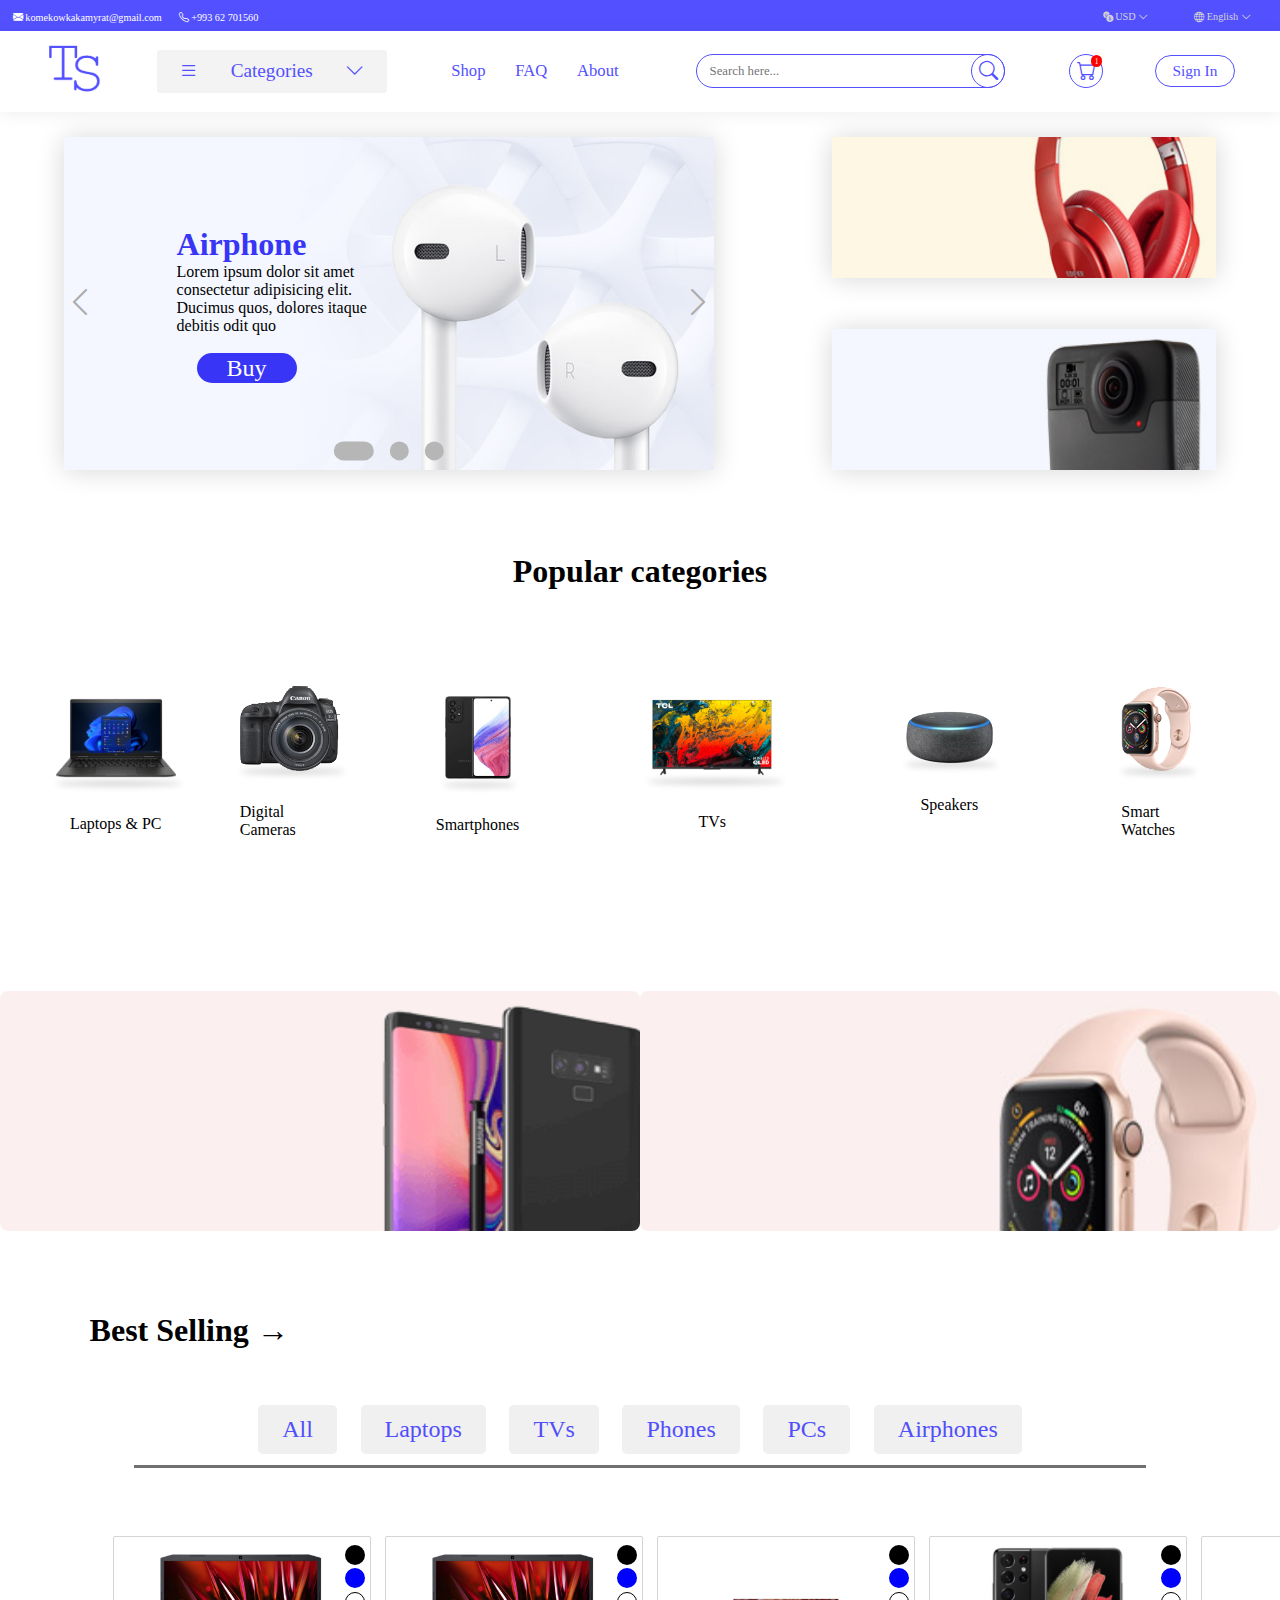
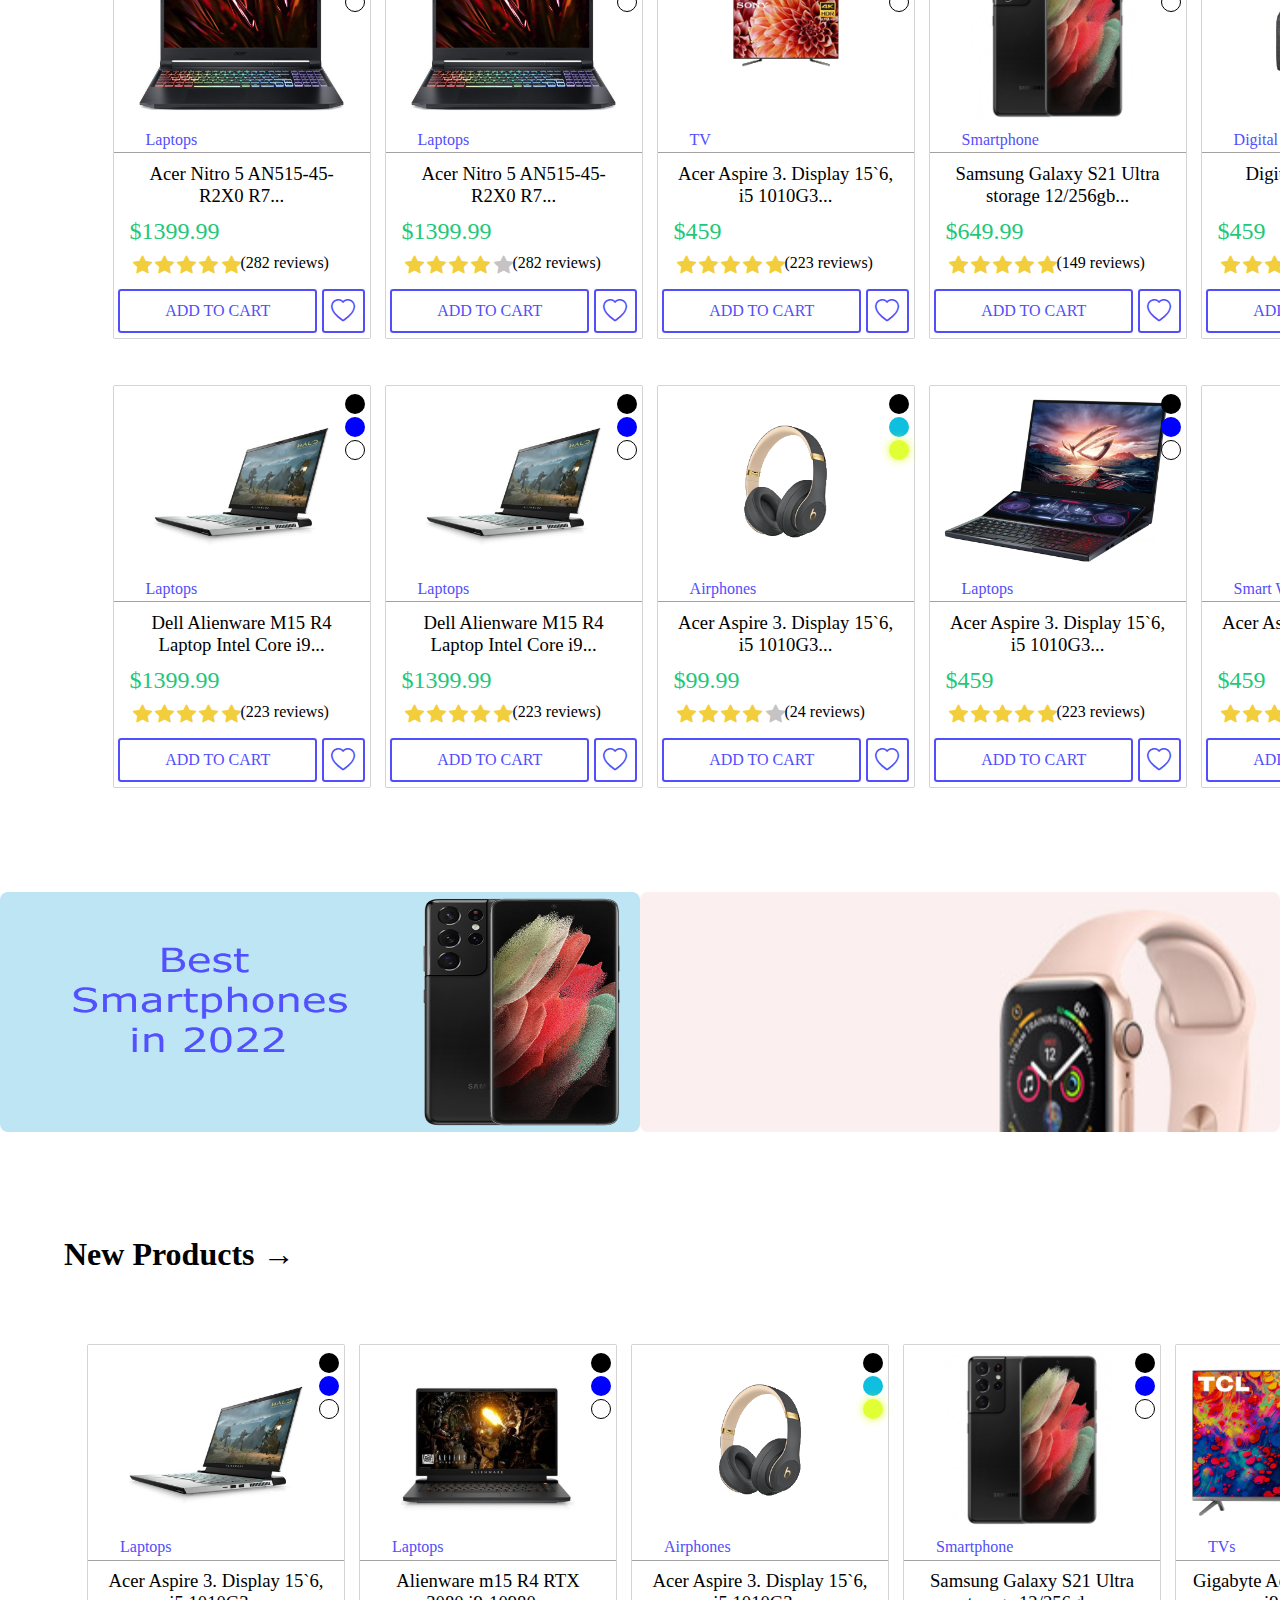
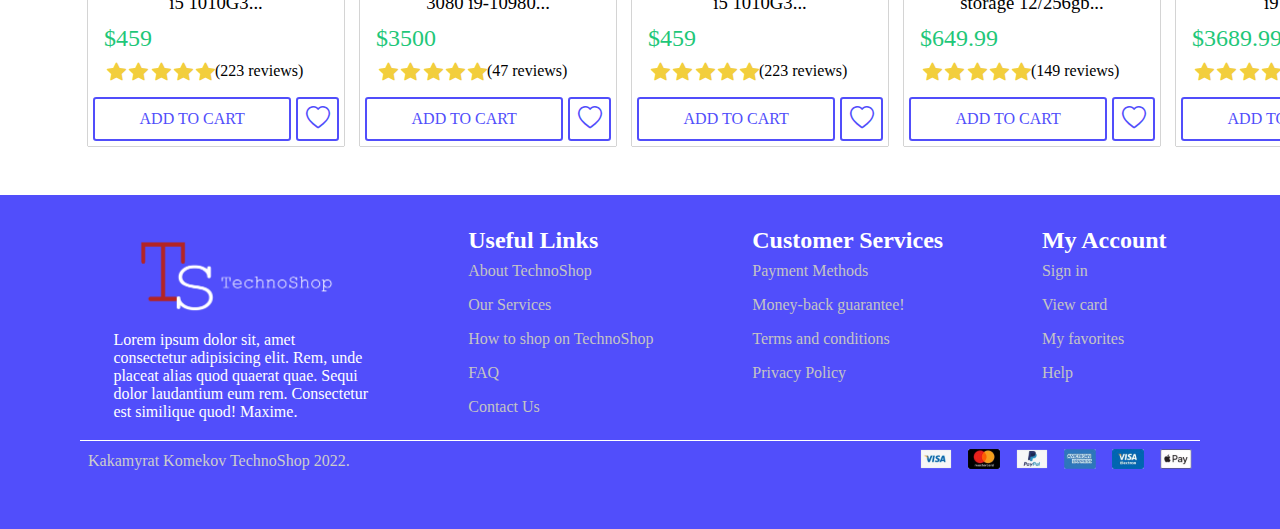
<file: index.html>
<!DOCTYPE html>
<html lang="en">
<head>
    <meta charset="UTF-8">
    <meta http-equiv="X-UA-Compatible" content="IE=edge">
    <meta name="viewport" content="width=device-width, initial-scale=1.0">
    <title>TechnoShop</title>
    <link rel="stylesheet" href="./css/style.css">
    <link rel="stylesheet" href="./css/icons/bootstrap-icons.css">
    <link rel="shortcut icon" href="./images/products/logo for nav.png" type="image/x-icon">
</head>
<body>
    <!-- Header navbars -->

    <header>
        <div class="top-navbar" id="top-bar">
            <div class="num-email">
                <a href="#"> <i class="bi-envelope-fill"></i>  komekowkakamyrat@gmail.com</a>
                <a href="#"> <i class="bi-telephone"></i> +993 62 701560</a>
            </div>
            <div class="currency-lang">
                <div class="dropdown">
                    <button class="dropbtn">
                        <i class="bi-currency-exchange"></i>
                        USD 
                        <i class="bi-chevron-down"></i>
                    </button>
                    <div class="dropdown-content">
                        <a href="#">EUR</a>
                        <a href="#">RUB</a>
                        <a href="#">TMT</a>
                    </div>
                  </div>
                  <div class="dropdown">
                    <button class="dropbtn">
                        <i class="bi-globe"></i>
                        English 
                      <i class="bi-chevron-down"></i>
                    </button>
                    <div class="dropdown-content c">
                      <a href="#">Russian</a>
                      <a href="#">Turkmen</a>
                      <a href="#">Spain</a>
                    </div>
                  </div>  
            </div>
        </div>
       
    </header>
    <div id="navbar">
        <div class="bottom-navbar">
            <div class="logo">
                <a href="#">
                    <img src="./images/products/logo for nav.png" alt="">
                </a>
            </div>
            <div class="categories-dropdown">
                <div class="dropdown">
                    <button class="dropbtn">
                        <i class="bi-list"></i>
                        <span>
                        Categories 
                        </span>
                    <i class="bi-chevron-down"></i>
                        
                    </button>
                    <div class="dropdown-content">
                      <a href="#">Laptops</a>
                      <a href="#">PCs</a>
                      <a href="#">Smartphones</a>
                      <a href="#">Smart Watches</a>
                      <a href="#">TVs</a>
                      <a href="#">Speakers</a>
                    </div>
                  </div>
            </div>
            <div class="menu">
                <a href="./shop.html">Shop</a>
                <a href="#">FAQ</a>
                <a href="#">About</a>
            </div>
            <div class="input-icon">
                <input type="search" name="" id="" placeholder="Search here...">
                <div class="icon-search">
                    <a href="#">
                        <i class="bi-search"></i>
                    </a>
                </div>
            </div>
            <div class="icon-menues">
                <a href="#"> <i class="bi-cart"></i> <span>1</span> </a> 
            </div>
            <div class="signin">
                <a href="#">Sign In</a>
            </div>
        </div>
    </div>
<!-- Login form -->
<div id="id01" class="modal">
  
    <form class="modal-content animate">
        <div class="imgcontainer">
            <h1>Log In</h1>
            <span onclick="document.getElementById('id01').style.display='none'" class="close" title="Close Modal">&times;</span>
        </div>
    
        <div class="container">
            <label for="email"><b>E-mail:</b></label>
            <input type="text" placeholder="Your E-mail" name="email" required>
    
            <label for="psw"><b>Password:</b></label>
            <input type="password" placeholder="Your Password" name="psw" required>
            
            <div class="lgn-btn">
                <button type="submit">Login</button>
            </div>
            
            
        </div>
    
        <div class="container">
            <div class="forgot-create">
                <div class="forgot">Forgot <a href="#">password?</a></div>
                <div class="create">Don't you have an account <a href="#">Create here.</a></div>
            </div>

        </div>
    </form>
  </div>
    <!-- Section N1 banners -->

    <section>
        <div class="banner-container">
            <div class="big-banner">
                
                <a href="#">
                    <i class="bi-chevron-left"></i>
                </a>
                <img src="./images/banners/slide-1.jpg" alt="banner">
                <a href="#">
                    <i class="bi-chevron-right"></i>
                </a>
                <div class="dots">
                    <span class="active" style="width: 2.5rem; border-radius:1rem;"></span>
                    <span></span>
                    <span></span>
                </div>
                <div class="shopping">
                    <h1>Airphone</h1>
                    <p>Lorem ipsum dolor sit amet consectetur adipisicing elit. Ducimus quos, dolores itaque debitis odit quo</p>
                    <div class="shopnow">
                        <a href="#">Buy</a>
                    </div>
                </div>
            </div>
            <div class="small-banners">
                <div class="banners">
                    <img src="./images/banners/banner-1.jpg" alt="">
                </div>
                <div class="banners">
                    <img src="./images/banners/banner-2.jpg" alt="">
                </div>
            </div>
        </div>
    </section>

    <!-- Section N2 Categories -->
    <section>
        <div class="text-box">
            <h1>Popular categories</h1>
        </div>
        <div class="category-box">
            <div class="category-items">
                <div class="category-item">
                    <div class="image">
                        <img src="./images/products/laptops&PCs/center_facing.png" alt="" width="120px">
                    </div>
                    <div class="name">
                        Laptops & PC
                    </div>
                </div>
                <div class="category-item">
                    <div class="image">
                        <img src="./images/products/product-5.png" alt="" width="100px">
                    </div>
                    <div class="name">
                        Digital Cameras
                    </div>
                </div>
                <div class="category-item">
                    <div class="category-item">
                        <div class="image">
                            <img src="./images/products/tvs/phone2.png" alt="" width="70px">
                        </div>
                        <div class="name">
                            Smartphones
                        </div>
                    </div>
                </div>
                <div class="category-item">
                    <div class="category-item">
                        <div class="image">
                            <img src="./images/products/tvs/8.png" alt="" width="130px">
                        </div>
                        <div class="name">
                            TVs
                        </div>
                    </div>
                </div>
                <div class="category-item">
                    <div class="category-item">
                        <div class="image">
                            <img src="./images/5.png" alt="">
                        </div>
                        <div class="name">
                            Speakers
                        </div>
                    </div>
                </div>
                <div class="category-item">
                    <div class="category-item">
                        <div class="image">
                            <img src="./images/6.png" alt="">
                        </div>
                        <div class="name">
                            Smart Watches
                        </div>
                    </div>
                </div>
            </div>
        </div>
    </section>
    <div class="banner">
        <div class="image">
            <img src="./images/banners/banner-1.png" alt="">
        </div>
        <div class="image">
            <img src="./images/banners/banner-3.jpg" alt="">
        </div>
    </div>
<!-- Section N3 Best selling items -->
<section>
    <div class="best-text active">
        <h1>Best Selling →</h1>
        <div class="best-selling-container">
            <div class="best-selling-categories">
                <button class="tablink" onclick="openPage('all', this, '#514EFB', '#fff')" style="color: #514efb;">All</button>
                <button class="tablink" onclick="openPage('laptops', this, '#514EFB', '#fff')">Laptops</button>
                <button class="tablink" onclick="openPage('tv', this, '#514EFB', '#fff')">TVs</button>
                <button class="tablink" onclick="openPage('phones', this, '#514EFB', '#fff')">Phones</button>
                <button class="tablink" onclick="openPage('pcs', this, '#514EFB', '#fff')">PCs</button>
                <button class="tablink" onclick="openPage('airphones', this, '#514EFB', '#fff')">Airphones</button>
            </div>
        </div>
        
        <div class="category animate active" id="all">
            <div class="best-items-container">

                <div class="best-items-box" >
                    <div class="product">
                        <div class="product-media">
                            <a href="product.html">
                                <img src="./images/products/laptops&PCs/AcerNitro5AN515-45__1__09.jpg" alt="" class="product-image">
                            </a>
                            <div class="colors">
                                <a href="#" class="black"></a>
                                <a href="#" class="blue"></a>
                                <a href="#" class="white"></a>
                            </div>
                        </div>
                        <div class="product-body">
                            <div class="product-category">
                                <a href="product.html">Laptops</a>
                            </div>
                            <h3 class="product-name"><a href="#">Acer Nitro 5 AN515-45-R2X0 R7... </a></h3>
                            <div class="product-price">
                                $1399.99
                            </div>
                            <div class="ratings-container">
                                <div class="ratings">
                                    <i class="bi-star-fill"></i><i class="bi-star-fill"></i><i class="bi-star-fill"></i><i class="bi-star-fill"></i><i class="bi-star-fill"></i>
                                </div>
                                <span class="ratings-text">(282 reviews)</span>
                            </div>
                            <div class="add-heart-container">
                                <div class="add-box">Add to cart</div>
                                <div class="heart-box">
                                    <a href="product.html"><i class="bi-heart"></i></a>
                                </div>
                            </div>
                        </div>
                    </div>
                </div>
                <div class="best-items-box" >
                    <div class="product">
                        <div class="product-media">
                            <a href="product.html">
                                <img src="./images/products/laptops&PCs/AcerNitro5AN515-45__1__09.jpg" alt="" class="product-image">
                            </a>
                            <div class="colors">
                                <a href="#" class="black"></a>
                                <a href="#" class="blue"></a>
                                <a href="#" class="white"></a>
                            </div>
                        </div>
                        <div class="product-body">
                            <div class="product-category">
                                <a href="product.html">Laptops</a>
                            </div>
                            <h3 class="product-name"><a href="#">Acer Nitro 5 AN515-45-R2X0 R7... </a></h3>
                            <div class="product-price">
                                $1399.99
                            </div>
                            <div class="ratings-container">
                                <div class="ratings">
                                    <i class="bi-star-fill"></i><i class="bi-star-fill"></i><i class="bi-star-fill"></i><i class="bi-star-fill"></i><i class="bi-star-fill" style="color: rgb(197, 195, 195);"></i>
                                </div>
                                <span class="ratings-text">(282 reviews)</span>
                            </div>
                            <div class="add-heart-container">
                                <div class="add-box">Add to cart</div>
                                <div class="heart-box">
                                    <a href="product.html"><i class="bi-heart"></i></a>
                                </div>
                            </div>
                        </div>
                    </div>
                </div>
                <div class="best-items-box" >
                    <div class="product">
                        <div class="product-media">
                            <a href="product.html">
                                <img src="./images/products/product-20.png" alt="" class="product-image">
                            </a>
                            <div class="colors">
                                <a href="#" class="black"></a>
                                <a href="#" class="blue"></a>
                                <a href="#" class="white"></a>
                            </div>
                        </div>
                        <div class="product-body">
                            <div class="product-category">
                                <a href="product.html">TV</a>
                            </div>
                            <h3 class="product-name"><a href="#">Acer Aspire 3.  Display 
                                15`6, i5 1010G3... </a></h3>
                            <div class="product-price">
                                $459
                            </div>
                            <div class="ratings-container">
                                <div class="ratings">
                                    <i class="bi-star-fill"></i><i class="bi-star-fill"></i><i class="bi-star-fill"></i><i class="bi-star-fill"></i><i class="bi-star-fill"></i>
                                </div>
                                <span class="ratings-text">(223 reviews)</span>
                            </div>
                            <div class="add-heart-container">
                                <div class="add-box">Add to cart</div>
                                <div class="heart-box">
                                    <a href="product.html"><i class="bi-heart"></i></a>
                                </div>
                            </div>
                        </div>
                    </div>
                </div>
                <div class="best-items-box" >
                    <div class="product">
                        <div class="product-media">
                            <a href="product.html">
                                <img src="./images/products/smartphones/Samsung-Galaxy-S21-Ultra-5G-128GB-Phantom-Black-8806090887505-15012021-01-p.jpg" alt="" class="product-image">
                            </a>
                            <div class="colors">
                                <a href="#" class="black"></a>
                                <a href="#" class="blue"></a>
                                <a href="#" class="white"></a>
                            </div>
                        </div>
                        <div class="product-body">
                            <div class="product-category">
                                <a href="product.html">Smartphone</a>
                            </div>
                            <h3 class="product-name"><a href="#">Samsung Galaxy S21 Ultra storage 12/256gb... </a></h3>
                            <div class="product-price">
                                $649.99
                            </div>
                            <div class="ratings-container">
                                <div class="ratings">
                                    <i class="bi-star-fill"></i><i class="bi-star-fill"></i><i class="bi-star-fill"></i><i class="bi-star-fill"></i><i class="bi-star-fill"></i>
                                </div>
                                <span class="ratings-text">(149 reviews)</span>
                            </div>
                            <div class="add-heart-container">
                                <div class="add-box">Add to cart</div>
                                <div class="heart-box">
                                    <a href="product.html"><i class="bi-heart"></i></a>
                                </div>
                            </div>
                        </div>
                    </div>
                </div>
                <div class="best-items-box" >
                    <div class="product">
                        <div class="product-media">
                            <a href="product.html">
                                <img src="./images/./products/cameras/product-5.jpg" alt="" class="product-image">
                            </a>
                        </div>
                        <div class="product-body">
                            <div class="product-category">
                                <a href="product.html">Digital Camera</a>
                            </div>
                            <h3 class="product-name"><a href="#">Digital Camera Canon 64px... </a></h3>
                            <div class="product-price">
                                $459
                            </div>
                            <div class="ratings-container">
                                <div class="ratings">
                                    <i class="bi-star-fill"></i><i class="bi-star-fill"></i><i class="bi-star-fill"></i><i class="bi-star-fill"></i><i class="bi-star-fill"></i>
                                </div>
                                <span class="ratings-text">(223 reviews)</span>
                            </div>
                            <div class="add-heart-container">
                                <div class="add-box">Add to cart</div>
                                <div class="heart-box">
                                    <a href="product.html"><i class="bi-heart"></i></a>
                                </div>
                            </div>
                        </div>
                    </div>
                </div>
            
            </div>
            
            <div class="best-items-container">

                <div class="best-items-box" >
                    <div class="product">
                        <div class="product-media">
                            <a href="product.html">
                                <img src="./images/products/laptops&PCs/Dell-Alienware-M15-R4-Laptop-Front-Left-150355-1.jpg" alt="" class="product-image">
                            </a>
                            <div class="colors">
                                <a href="#" class="black"></a>
                                <a href="#" class="blue"></a>
                                <a href="#" class="white"></a>
                            </div>
                        </div>
                        <div class="product-body">
                            <div class="product-category">
                                <a href="product.html">Laptops</a>
                            </div>
                            <h3 class="product-name"><a href="#">Dell Alienware M15 R4 Laptop Intel Core i9... </a></h3>
                            <div class="product-price">
                                $1399.99
                            </div>
                            <div class="ratings-container">
                                <div class="ratings">
                                    <i class="bi-star-fill"></i><i class="bi-star-fill"></i><i class="bi-star-fill"></i><i class="bi-star-fill"></i><i class="bi-star-fill"></i>
                                </div>
                                <span class="ratings-text">(223 reviews)</span>
                            </div>
                            <div class="add-heart-container">
                                <div class="add-box">Add to cart</div>
                                <div class="heart-box">
                                    <a href="product.html"><i class="bi-heart"></i></a>
                                </div>
                            </div>
                        </div>
                    </div>
                </div>
                <div class="best-items-box" >
                    <div class="product">
                        <div class="product-media">
                            <a href="product.html">
                                <img src="./images/products/laptops&PCs/Dell-Alienware-M15-R4-Laptop-Front-Left-150355-1.jpg" alt="" class="product-image">
                            </a>
                            <div class="colors">
                                <a href="#" class="black"></a>
                                <a href="#" class="blue"></a>
                                <a href="#" class="white"></a>
                            </div>
                        </div>
                        <div class="product-body">
                            <div class="product-category">
                                <a href="product.html">Laptops</a>
                            </div>
                            <h3 class="product-name"><a href="#">Dell Alienware M15 R4 Laptop Intel Core i9... </a></h3>
                            <div class="product-price">
                                $1399.99
                            </div>
                            <div class="ratings-container">
                                <div class="ratings">
                                    <i class="bi-star-fill"></i><i class="bi-star-fill"></i><i class="bi-star-fill"></i><i class="bi-star-fill"></i><i class="bi-star-fill"></i>
                                </div>
                                <span class="ratings-text">(223 reviews)</span>
                            </div>
                            <div class="add-heart-container">
                                <div class="add-box">Add to cart</div>
                                <div class="heart-box">
                                    <a href="product.html"><i class="bi-heart"></i></a>
                                </div>
                            </div>
                        </div>
                    </div>
                </div>
                <div class="best-items-box" >
                    <div class="product">
                        <div class="product-media">
                            <a href="product.html">
                                <img src="./images/products/product-10.png" alt="" class="product-image">
                            </a>
                            <div class="colors">
                                <a href="#" class="black"></a>
                                <a href="#" class="sky"></a>
                                <a href="#" class="yellow"></a>
                            </div>
                        </div>
                        <div class="product-body">
                            <div class="product-category">
                                <a href="product.html">Airphones</a>
                            </div>
                            <h3 class="product-name"><a href="#">Acer Aspire 3.  Display 
                                15`6, i5 1010G3... </a></h3>
                            <div class="product-price">
                                $99.99
                            </div>
                            <div class="ratings-container">
                                <div class="ratings">
                                    <i class="bi-star-fill"></i><i class="bi-star-fill"></i><i class="bi-star-fill"></i><i class="bi-star-fill"></i><i class="bi-star-fill" style="color: rgb(197, 195, 195);"></i>
                                </div>
                                <span class="ratings-text">(24 reviews)</span>
                            </div>
                            <div class="add-heart-container">
                                <div class="add-box">Add to cart</div>
                                <div class="heart-box">
                                    <a href="product.html"><i class="bi-heart"></i></a>
                                </div>
                            </div>
                        </div>
                    </div>
                </div>
                <div class="best-items-box" >
                    <div class="product">
                        <div class="product-media">
                            <a href="product.html">
                                <img src="./images/products/laptops&PCs/4zu3_Asus_Zephyrus_Duo_15_GX550LXS.jpg" alt="" class="product-image">
                            </a>
                            <div class="colors">
                                <a href="#" class="black"></a>
                                <a href="#" class="blue"></a>
                                <a href="#" class="white"></a>
                            </div>
                        </div>
                        <div class="product-body">
                            <div class="product-category">
                                <a href="product.html">Laptops</a>
                            </div>
                            <h3 class="product-name"><a href="#">Acer Aspire 3.  Display 
                                15`6, i5 1010G3... </a></h3>
                            <div class="product-price">
                                $459
                            </div>
                            <div class="ratings-container">
                                <div class="ratings">
                                    <i class="bi-star-fill"></i><i class="bi-star-fill"></i><i class="bi-star-fill"></i><i class="bi-star-fill"></i><i class="bi-star-fill"></i>
                                </div>
                                <span class="ratings-text">(223 reviews)</span>
                            </div>
                            <div class="add-heart-container">
                                <div class="add-box">Add to cart</div>
                                <div class="heart-box">
                                    <a href="product.html"><i class="bi-heart"></i></a>
                                </div>
                            </div>
                        </div>
                    </div>
                </div>
                <div class="best-items-box" >
                    <div class="product">
                        <div class="product-media">
                            <a href="product.html">
                                <img src="./images/products/product-8.png" alt="" class="product-image">
                            </a>
                            <div class="colors">
                                <a href="#" class="black"></a>
                                <a href="#" class="blue"></a>
                                <a href="#" class="white"></a>
                            </div>
                        </div>
                        <div class="product-body">
                            <div class="product-category">
                                <a href="product.html">Smart Watches</a>
                            </div>
                            <h3 class="product-name"><a href="#">Acer Aspire 3.  Display 
                                15`6, i5 1010G3... </a></h3>
                            <div class="product-price">
                                $459
                            </div>
                            <div class="ratings-container">
                                <div class="ratings">
                                    <i class="bi-star-fill"></i><i class="bi-star-fill"></i><i class="bi-star-fill"></i><i class="bi-star-fill"></i><i class="bi-star-fill"></i>
                                </div>
                                <span class="ratings-text">(223 reviews)</span>
                            </div>
                            <div class="add-heart-container">
                                <div class="add-box">Add to cart</div>
                                <div class="heart-box">
                                    <a href="product.html"><i class="bi-heart"></i></a>
                                </div>
                            </div>
                        </div>
                    </div>
                </div>
            </div>
        </div>
        <div class="category animate" id="laptops">
            <div class="best-items-container">

                <div class="best-items-box" >
                    <div class="product">
                        <div class="product-media">
                            <a href="product.html">
                                <img src="./images/products/laptops&PCs/4_zu_3_aero15.jpg" alt="" class="product-image">
                            </a>
                            <div class="colors">
                                <a href="#" class="black"></a>
                                
                                <a href="#" class="white"></a>
                            </div>
                        </div>
                        <div class="product-body">
                            <div class="product-category">
                                <a href="product.html">Laptops</a>
                            </div>
                            <h3 class="product-name"><a href="#">Gigabyte Aero 15 OLED YC, i9 10980... </a></h3>
                            <div class="product-price">
                                $3689.99
                            </div>
                            <div class="ratings-container">
                                <div class="ratings">
                                    <i class="bi-star-fill"></i><i class="bi-star-fill"></i><i class="bi-star-fill"></i><i class="bi-star-fill"></i><i class="bi-star-fill"></i>
                                </div>
                                <span class="ratings-text">(223 reviews)</span>
                            </div>
                            <div class="add-heart-container">
                                <div class="add-box">Add to cart</div>
                                <div class="heart-box">
                                    <a href="product.html"><i class="bi-heart"></i></a>
                                </div>
                            </div>
                        </div>
                    </div>
                </div>       
                <div class="best-items-box" >
                    <div class="product">
                        <div class="product-media">
                            <a href="product.html">
                                <img src="./images/products/laptops&PCs/4zu3_Aorus_17G_YD.jpg" alt="" class="product-image">
                            </a>
                            <div class="colors">
                                <a href="#" class="black"></a>
                                <a href="#" class="blue"></a>
                                <a href="#" class="white"></a>
                            </div>
                        </div>
                        <div class="product-body">
                            <div class="product-category">
                                <a href="product.html">Laptops</a>
                            </div>
                            <h3 class="product-name"><a href="#">Aurous 17G YD i7-11800 H... 
                                 </a></h3>
                            <div class="product-price">
                                $1799.99
                            </div>
                            <div class="ratings-container">
                                <div class="ratings">
                                    <i class="bi-star-fill"></i><i class="bi-star-fill"></i><i class="bi-star-fill"></i><i class="bi-star-fill"></i><i class="bi-star-fill"></i>
                                </div>
                                <span class="ratings-text">(69 reviews)</span>
                            </div>
                            <div class="add-heart-container">
                                <div class="add-box">Add to cart</div>
                                <div class="heart-box">
                                    <a href="product.html"><i class="bi-heart"></i></a>
                                </div>
                            </div>
                        </div>
                    </div>
                </div>
                <div class="best-items-box" >
                    <div class="product">
                        <div class="product-media">
                            <a href="product.html">
                                <img src="./images/products/laptops&PCs/dell-alienware-m15-r6-gaming-laptop-500x500.jpg" alt="" class="product-image">
                            </a>
                            <div class="colors">
                                <a href="#" class="black"></a>
                                <a href="#" class="blue"></a>
                                <a href="#" class="white"></a>
                            </div>
                        </div>
                        <div class="product-body">
                            <div class="product-category">
                                <a href="product.html">Laptops</a>
                            </div>
                            <h3 class="product-name"><a href="#">Alienware m15 R4 RTX 3080 i9-10980... </a></h3>
                            <div class="product-price">
                                $3500
                            </div>
                            <div class="ratings-container">
                                <div class="ratings">
                                    <i class="bi-star-fill"></i><i class="bi-star-fill"></i><i class="bi-star-fill"></i><i class="bi-star-fill"></i><i class="bi-star-fill"></i>
                                </div>
                                <span class="ratings-text">(47 reviews)</span>
                            </div>
                            <div class="add-heart-container">
                                <div class="add-box">Add to cart</div>
                                <div class="heart-box">
                                    <a href="product.html"><i class="bi-heart"></i></a>
                                </div>
                            </div>
                        </div>
                    </div>
                </div>
                <div class="best-items-box" >
                    <div class="product">
                        <div class="product-media">
                            <a href="product.html">
                                <img src="./images/products/laptops&PCs/GX551_C02_v10_ok.png" alt="" class="product-image">
                            </a>
                            <div class="colors">
                                <a href="#" class="black"></a>
                                <a href="#" class="blue"></a>
                                <a href="#" class="white"></a>
                            </div>
                        </div>
                        <div class="product-body">
                            <div class="product-category">
                                <a href="product.html">Laptops</a>
                            </div>
                            <h3 class="product-name"><a href="#">Asus ROG Zephyrus Duo 15 SE GX551... </a></h3>
                            <div class="product-price">
                                $4249.99
                            </div>
                            <div class="ratings-container">
                                <div class="ratings">
                                    <i class="bi-star-fill"></i><i class="bi-star-fill"></i><i class="bi-star-fill"></i><i class="bi-star-fill"></i><i class="bi-star-fill"></i>
                                </div>
                                <span class="ratings-text">(93 reviews)</span>
                            </div>
                            <div class="add-heart-container">
                                <div class="add-box">Add to cart</div>
                                <div class="heart-box">
                                    <a href="product.html"><i class="bi-heart"></i></a>
                                </div>
                            </div>
                        </div>
                    </div>
                </div>
                <div class="best-items-box" >
                    <div class="product">
                        <div class="product-media">
                            <a href="product.html">
                                <img src="./images/products/laptops&PCs/dell-alienware-m15-r6-gaming-laptop-500x500.jpg" alt="" class="product-image">
                            </a>
                            <div class="colors">
                                <a href="#" class="black"></a>
                                <a href="#" class="blue"></a>
                                <a href="#" class="white"></a>
                            </div>
                        </div>
                        <div class="product-body">
                            <div class="product-category">
                                <a href="product.html">Laptops</a>
                            </div>
                            <h3 class="product-name"><a href="#">Alienware m15 R4 RTX 3080 i9-10980... </a></h3>
                            <div class="product-price">
                                $3500
                            </div>
                            <div class="ratings-container">
                                <div class="ratings">
                                    <i class="bi-star-fill"></i><i class="bi-star-fill"></i><i class="bi-star-fill"></i><i class="bi-star-fill"></i><i class="bi-star-fill"></i>
                                </div>
                                <span class="ratings-text">(47 reviews)</span>
                            </div>
                            <div class="add-heart-container">
                                <div class="add-box">Add to cart</div>
                                <div class="heart-box">
                                    <a href="product.html"><i class="bi-heart"></i></a>
                                </div>
                            </div>
                        </div>
                    </div>
                </div>
            
            </div>
            
            <div class="best-items-container">

                <div class="best-items-box" >
                    <div class="product">
                        <div class="product-media">
                            <a href="product.html">
                                <img src="./images/products/laptops&PCs/LenovoLegion7i__1__04.jpeg" alt="" class="product-image">
                            </a>
                            <div class="colors">
                                <a href="#" class="black"></a>
                                <a href="#" class="blue"></a>
                                <a href="#" class="white"></a>
                            </div>
                        </div>
                        <div class="product-body">
                            <div class="product-category">
                                <a href="product.html">Laptops</a>
                            </div>
                            <h3 class="product-name"><a href="#">Lenovo Legion 7 16AC Hg6 R9-5900HX... </a></h3>
                            <div class="product-price">
                                $1599.99
                            </div>
                            <div class="ratings-container">
                                <div class="ratings">
                                    <i class="bi-star-fill"></i><i class="bi-star-fill"></i><i class="bi-star-fill"></i><i class="bi-star-fill"></i><i class="bi-star-fill"></i>
                                </div>
                                <span class="ratings-text">(26 reviews)</span>
                            </div>
                            <div class="add-heart-container">
                                <div class="add-box">Add to cart</div>
                                <div class="heart-box">
                                    <a href="product.html"><i class="bi-heart"></i></a>
                                </div>
                            </div>
                        </div>
                    </div>
                </div>
                <div class="best-items-box" >
                    <div class="product">
                        <div class="product-media">
                            <a href="product.html">
                                <img src="./images/products/laptops&PCs/csm_case1_no_logo_aecccf0b09.jpg" alt="" class="product-image">
                            </a>
                            <div class="colors">
                                <a href="#" class="black"></a>
                                <a href="#" class="sky"></a>
                                <a href="#" class="yellow"></a>
                            </div>
                        </div>
                        <div class="product-body">
                            <div class="product-category">
                                <a href="product.html">Laptops</a>
                            </div>
                            <h3 class="product-name"><a href="#">Lenovo ThinkPad X1 Extreme G4 20Y50040GE... </a></h3>
                            <div class="product-price">
                                $1300
                            </div>
                            <div class="ratings-container">
                                <div class="ratings">
                                    <i class="bi-star-fill"></i><i class="bi-star-fill"></i><i class="bi-star-fill"></i><i class="bi-star-fill"></i><i class="bi-star-fill"></i>
                                </div>
                                <span class="ratings-text">(95 reviews)</span>
                            </div>
                            <div class="add-heart-container">
                                <div class="add-box">Add to cart</div>
                                <div class="heart-box">
                                    <a href="product.html"><i class="bi-heart"></i></a>
                                </div>
                            </div>
                        </div>
                    </div>
                </div>
                <div class="best-items-box" >
                    <div class="product">
                        <div class="product-media">
                            <a href="product.html">
                                <img src="./images/products/laptops&PCs/AcerNitro5AN515-45__1__09.jpg" alt="" class="product-image">
                            </a>
                            <div class="colors">
                                <a href="#" class="black"></a>
                                <a href="#" class="blue"></a>
                                <a href="#" class="white"></a>
                            </div>
                        </div>
                        <div class="product-body">
                            <div class="product-category">
                                <a href="product.html">Laptops</a>
                            </div>
                            <h3 class="product-name"><a href="#">Acer Nitro 5 AN515-45-R2X0 R7... </a></h3>
                            <div class="product-price">
                                $1399.99
                            </div>
                            <div class="ratings-container">
                                <div class="ratings">
                                    <i class="bi-star-fill"></i><i class="bi-star-fill"></i><i class="bi-star-fill"></i><i class="bi-star-fill"></i><i class="bi-star-fill"></i>
                                </div>
                                <span class="ratings-text">(282 reviews)</span>
                            </div>
                            <div class="add-heart-container">
                                <div class="add-box">Add to cart</div>
                                <div class="heart-box">
                                    <a href="product.html"><i class="bi-heart"></i></a>
                                </div>
                            </div>
                        </div>
                    </div>
                </div>
                <div class="best-items-box" >
                    <div class="product">
                        <div class="product-media">
                            <a href="product.html">
                                <img src="./images/products/laptops&PCs/11UH-08201.jpg" alt="" class="product-image">
                            </a>
                            <div class="colors">
                                <a href="#" class="black"></a>
                                <a href="#" class="blue"></a>
                                <a href="#" class="white"></a>
                            </div>
                        </div>
                        <div class="product-body">
                            <div class="product-category">
                                <a href="product.html">Laptops</a>
                            </div>
                            <h3 class="product-name"><a href="#">MSI Creator 15 A10Uh-327RU i7-...</a></h3>
                            <div class="product-price">
                                $2350
                            </div>
                            <div class="ratings-container">
                                <div class="ratings">
                                    <i class="bi-star-fill"></i><i class="bi-star-fill"></i><i class="bi-star-fill"></i><i class="bi-star-fill"></i><i class="bi-star-fill"></i>
                                </div>
                                <span class="ratings-text">(64 reviews)</span>
                            </div>
                            <div class="add-heart-container">
                                <div class="add-box">Add to cart</div>
                                <div class="heart-box">
                                    <a href="product.html"><i class="bi-heart"></i></a>
                                </div>
                            </div>
                        </div>
                    </div>
                </div>
                <div class="best-items-box" >
                    <div class="product">
                        <div class="product-media">
                            <a href="product.html">
                                <img src="./images/products/laptops&PCs/AcerNitro5AN515-45__1__09.jpg" alt="" class="product-image">
                            </a>
                            <div class="colors">
                                <a href="#" class="black"></a>
                                <a href="#" class="blue"></a>
                                <a href="#" class="white"></a>
                            </div>
                        </div>
                        <div class="product-body">
                            <div class="product-category">
                                <a href="product.html">Laptops</a>
                            </div>
                            <h3 class="product-name"><a href="#">Acer Nitro 5 AN515-45-R2X0 R7... </a></h3>
                            <div class="product-price">
                                $1399.99
                            </div>
                            <div class="ratings-container">
                                <div class="ratings">
                                    <i class="bi-star-fill"></i><i class="bi-star-fill"></i><i class="bi-star-fill"></i><i class="bi-star-fill"></i><i class="bi-star-fill"></i>
                                </div>
                                <span class="ratings-text">(282 reviews)</span>
                            </div>
                            <div class="add-heart-container">
                                <div class="add-box">Add to cart</div>
                                <div class="heart-box">
                                    <a href="product.html"><i class="bi-heart"></i></a>
                                </div>
                            </div>
                        </div>
                    </div>
                </div>
                
            </div>
        </div>
        <div class="category animate" id="tv">
            <div class="best-items-container">

                <div class="best-items-box" >
                    <div class="product">
                        <div class="product-media">
                            <a href="product.html">
                                <img src="./images/products/tvs/2.png" alt="" class="product-image">
                            </a>
                        </div>
                        <div class="product-body">
                            <div class="product-category">
                                <a href="product.html">TVs</a>
                            </div>
                            <h3 class="product-name"><a href="#">Gigabyte Aero 15 OLED YC, i9 10980... </a></h3>
                            <div class="product-price">
                                $3689.99
                            </div>
                            <div class="ratings-container">
                                <div class="ratings">
                                    <i class="bi-star-fill"></i><i class="bi-star-fill"></i><i class="bi-star-fill"></i><i class="bi-star-fill"></i><i class="bi-star-fill"></i>
                                </div>
                                <span class="ratings-text">(223 reviews)</span>
                            </div>
                            <div class="add-heart-container">
                                <div class="add-box">Add to cart</div>
                                <div class="heart-box">
                                    <a href="product.html"><i class="bi-heart"></i></a>
                                </div>
                            </div>
                        </div>
                    </div>
                </div>
                <div class="best-items-box" >
                    <div class="product">
                        <div class="product-media">
                            <a href="product.html">
                                <img src="./images/products/tvs/8.png" alt="" class="product-image">
                            </a>
                        </div>
                        <div class="product-body">
                            <div class="product-category">
                                <a href="product.html">TVs</a>
                            </div>
                            <h3 class="product-name"><a href="#">Alienware m15 R4 RTX 3080 i9-10980... </a></h3>
                            <div class="product-price">
                                $3500
                            </div>
                            <div class="ratings-container">
                                <div class="ratings">
                                    <i class="bi-star-fill"></i><i class="bi-star-fill"></i><i class="bi-star-fill"></i><i class="bi-star-fill"></i><i class="bi-star-fill"></i>
                                </div>
                                <span class="ratings-text">(47 reviews)</span>
                            </div>
                            <div class="add-heart-container">
                                <div class="add-box">Add to cart</div>
                                <div class="heart-box">
                                    <a href="product.html"><i class="bi-heart"></i></a>
                                </div>
                            </div>
                        </div>
                    </div>
                </div>
                <div class="best-items-box" >
                    <div class="product">
                        <div class="product-media">
                            <a href="product.html">
                                <img src="./images/products/tvs/3.jpg" alt="" class="product-image">
                            </a>
                            
                        </div>
                        <div class="product-body">
                            <div class="product-category">
                                <a href="product.html">TVs</a>
                            </div>
                            <h3 class="product-name"><a href="#">Aurous 17G YD i7-11800 H... 
                                 </a></h3>
                            <div class="product-price">
                                $1799.99
                            </div>
                            <div class="ratings-container">
                                <div class="ratings">
                                    <i class="bi-star-fill"></i><i class="bi-star-fill"></i><i class="bi-star-fill"></i><i class="bi-star-fill"></i><i class="bi-star-fill"></i>
                                </div>
                                <span class="ratings-text">(69 reviews)</span>
                            </div>
                            <div class="add-heart-container">
                                <div class="add-box">Add to cart</div>
                                <div class="heart-box">
                                    <a href="product.html"><i class="bi-heart"></i></a>
                                </div>
                            </div>
                        </div>
                    </div>
                </div>
                <div class="best-items-box" >
                    <div class="product">
                        <div class="product-media">
                            <a href="product.html">
                                <img src="./images/products/tvs/6.jpg" alt="" class="product-image">
                            </a>
                        </div>
                        <div class="product-body">
                            <div class="product-category">
                                <a href="product.html">TVs</a>
                            </div>
                            <h3 class="product-name"><a href="#">Asus ROG Zephyrus Duo 15 SE GX551... </a></h3>
                            <div class="product-price">
                                $4249.99
                            </div>
                            <div class="ratings-container">
                                <div class="ratings">
                                    <i class="bi-star-fill"></i><i class="bi-star-fill"></i><i class="bi-star-fill"></i><i class="bi-star-fill"></i><i class="bi-star-fill"></i>
                                </div>
                                <span class="ratings-text">(93 reviews)</span>
                            </div>
                            <div class="add-heart-container">
                                <div class="add-box">Add to cart</div>
                                <div class="heart-box">
                                    <a href="product.html"><i class="bi-heart"></i></a>
                                </div>
                            </div>
                        </div>
                    </div>
                </div>
                <div class="best-items-box" >
                    <div class="product">
                        <div class="product-media">
                            <a href="product.html">
                                <img src="./images/products/tvs/8.png" alt="" class="product-image">
                            </a>
                        </div>
                        <div class="product-body">
                            <div class="product-category">
                                <a href="product.html">TVs</a>
                            </div>
                            <h3 class="product-name"><a href="#">Alienware m15 R4 RTX 3080 i9-10980... </a></h3>
                            <div class="product-price">
                                $3500
                            </div>
                            <div class="ratings-container">
                                <div class="ratings">
                                    <i class="bi-star-fill"></i><i class="bi-star-fill"></i><i class="bi-star-fill"></i><i class="bi-star-fill"></i><i class="bi-star-fill"></i>
                                </div>
                                <span class="ratings-text">(47 reviews)</span>
                            </div>
                            <div class="add-heart-container">
                                <div class="add-box">Add to cart</div>
                                <div class="heart-box">
                                    <a href="product.html"><i class="bi-heart"></i></a>
                                </div>
                            </div>
                        </div>
                    </div>
                </div>
            
            </div>
            
            <div class="best-items-container">

                
                <div class="best-items-box" >
                    <div class="product">
                        <div class="product-media">
                            <a href="product.html">
                                <img src="./images/products/tvs/9.jpg" alt="" class="product-image">
                            </a>
                           
                        </div>
                        <div class="product-body">
                            <div class="product-category">
                                <a href="product.html">TVs</a>
                            </div>
                            <h3 class="product-name"><a href="#">Lenovo Legion 7 16AC Hg6 R9-5900HX... </a></h3>
                            <div class="product-price">
                                $1599.99
                            </div>
                            <div class="ratings-container">
                                <div class="ratings">
                                    <i class="bi-star-fill"></i><i class="bi-star-fill"></i><i class="bi-star-fill"></i><i class="bi-star-fill"></i><i class="bi-star-fill"></i>
                                </div>
                                <span class="ratings-text">(26 reviews)</span>
                            </div>
                            <div class="add-heart-container">
                                <div class="add-box">Add to cart</div>
                                <div class="heart-box">
                                    <a href="product.html"><i class="bi-heart"></i></a>
                                </div>
                            </div>
                        </div>
                    </div>
                </div>
                <div class="best-items-box" >
                    <div class="product">
                        <div class="product-media">
                            <a href="product.html">
                                <img src="./images/products/tvs/10.jpg" alt="" class="product-image">
                            </a>
                        </div>
                        <div class="product-body">
                            <div class="product-category">
                                <a href="product.html">TVs</a>
                            </div>
                            <h3 class="product-name"><a href="#">Lenovo ThinkPad X1 Extreme G4 20Y50040GE... </a></h3>
                            <div class="product-price">
                                $1300
                            </div>
                            <div class="ratings-container">
                                <div class="ratings">
                                    <i class="bi-star-fill"></i><i class="bi-star-fill"></i><i class="bi-star-fill"></i><i class="bi-star-fill"></i><i class="bi-star-fill"></i>
                                </div>
                                <span class="ratings-text">(95 reviews)</span>
                            </div>
                            <div class="add-heart-container">
                                <div class="add-box">Add to cart</div>
                                <div class="heart-box">
                                    <a href="product.html"><i class="bi-heart"></i></a>
                                </div>
                            </div>
                        </div>
                    </div>
                </div>
                <div class="best-items-box" >
                    <div class="product">
                        <div class="product-media">
                            <a href="product.html">
                                <img src="./images/products/tvs/11.jpeg" alt="" class="product-image">
                            </a>
                        </div>
                        <div class="product-body">
                            <div class="product-category">
                                <a href="product.html">TVs</a>
                            </div>
                            <h3 class="product-name"><a href="#">Acer Nitro 5 AN515-45-R2X0 R7... </a></h3>
                            <div class="product-price">
                                $1399.99
                            </div>
                            <div class="ratings-container">
                                <div class="ratings">
                                    <i class="bi-star-fill"></i><i class="bi-star-fill"></i><i class="bi-star-fill"></i><i class="bi-star-fill"></i><i class="bi-star-fill"></i>
                                </div>
                                <span class="ratings-text">(282 reviews)</span>
                            </div>
                            <div class="add-heart-container">
                                <div class="add-box">Add to cart</div>
                                <div class="heart-box">
                                    <a href="product.html"><i class="bi-heart"></i></a>
                                </div>
                            </div>
                        </div>
                    </div>
                </div>
                <div class="best-items-box" >
                    <div class="product">
                        <div class="product-media">
                            <a href="product.html">
                                <img src="./images/products/tvs/15.jpg" alt="" class="product-image">
                            </a>
                        </div>
                        <div class="product-body">
                            <div class="product-category">
                                <a href="product.html">TVs</a>
                            </div>
                            <h3 class="product-name"><a href="#">MSI Creator 15 A10Uh-327RU i7-...</a></h3>
                            <div class="product-price">
                                $2350
                            </div>
                            <div class="ratings-container">
                                <div class="ratings">
                                    <i class="bi-star-fill"></i><i class="bi-star-fill"></i><i class="bi-star-fill"></i><i class="bi-star-fill"></i><i class="bi-star-fill"></i>
                                </div>
                                <span class="ratings-text">(64 reviews)</span>
                            </div>
                            <div class="add-heart-container">
                                <div class="add-box">Add to cart</div>
                                <div class="heart-box">
                                    <a href="product.html"><i class="bi-heart"></i></a>
                                </div>
                            </div>
                        </div>
                    </div>
                </div>
                <div class="best-items-box" >
                    <div class="product">
                        <div class="product-media">
                            <a href="product.html">
                                <img src="./images/products/tvs/11.jpeg" alt="" class="product-image">
                            </a>
                        </div>
                        <div class="product-body">
                            <div class="product-category">
                                <a href="product.html">TVs</a>
                            </div>
                            <h3 class="product-name"><a href="#">Acer Nitro 5 AN515-45-R2X0 R7... </a></h3>
                            <div class="product-price">
                                $1399.99
                            </div>
                            <div class="ratings-container">
                                <div class="ratings">
                                    <i class="bi-star-fill"></i><i class="bi-star-fill"></i><i class="bi-star-fill"></i><i class="bi-star-fill"></i><i class="bi-star-fill"></i>
                                </div>
                                <span class="ratings-text">(282 reviews)</span>
                            </div>
                            <div class="add-heart-container">
                                <div class="add-box">Add to cart</div>
                                <div class="heart-box">
                                    <a href="product.html"><i class="bi-heart"></i></a>
                                </div>
                            </div>
                        </div>
                    </div>
                </div>
            </div>
        </div>
        
        
    </div>


</section>
<div class="banner">
    <div class="image">
        <img src="./images/banner.jpg" alt="">
    </div>
    <div class="image">
        <img src="./images/banners/banner-3.jpg" alt="">
    </div>
</div>
<!-- Section N3 New products -->
<section>
    <div class="new-title">
        <h1>New Products →</h1>
    </div>
    <div class="best-items-container">
        <div class="best-items-box" >
            <div class="product">
                <div class="product-media">
                    <a href="product.html">
                        <img src="./images/products/laptops&PCs/Dell-Alienware-M15-R4-Laptop-Front-Left-150355-1.jpg" alt="" class="product-image">
                    </a>
                    <div class="colors">
                        <a href="#" class="black"></a>
                        <a href="#" class="blue"></a>
                        <a href="#" class="white"></a>
                    </div>
                </div>
                <div class="product-body">
                    <div class="product-category">
                        <a href="product.html">Laptops</a>
                    </div>
                    <h3 class="product-name"><a href="#">Acer Aspire 3.  Display 
                        15`6, i5 1010G3... </a></h3>
                    <div class="product-price">
                        $459
                    </div>
                    <div class="ratings-container">
                        <div class="ratings">
                            <i class="bi-star-fill"></i><i class="bi-star-fill"></i><i class="bi-star-fill"></i><i class="bi-star-fill"></i><i class="bi-star-fill"></i>
                        </div>
                        <span class="ratings-text">(223 reviews)</span>
                    </div>
                    <div class="add-heart-container">
                        <div class="add-box">Add to cart</div>
                        <div class="heart-box">
                            <a href="product.html"><i class="bi-heart"></i></a>
                        </div>
                    </div>
                </div>
            </div>
        </div>
        <div class="best-items-box" >
            <div class="product">
                <div class="product-media">
                    <a href="product.html">
                        <img src="./images/products/laptops&PCs/dell-alienware-m15-r6-gaming-laptop-500x500.jpg" alt="" class="product-image">
                    </a>
                    <div class="colors">
                        <a href="#" class="black"></a>
                        <a href="#" class="blue"></a>
                        <a href="#" class="white"></a>
                    </div>
                </div>
                <div class="product-body">
                    <div class="product-category">
                        <a href="product.html">Laptops</a>
                    </div>
                    <h3 class="product-name"><a href="#">Alienware m15 R4 RTX 3080 i9-10980... </a></h3>
                    <div class="product-price">
                        $3500
                    </div>
                    <div class="ratings-container">
                        <div class="ratings">
                            <i class="bi-star-fill"></i><i class="bi-star-fill"></i><i class="bi-star-fill"></i><i class="bi-star-fill"></i><i class="bi-star-fill"></i>
                        </div>
                        <span class="ratings-text">(47 reviews)</span>
                    </div>
                    <div class="add-heart-container">
                        <div class="add-box">Add to cart</div>
                        <div class="heart-box">
                            <a href="product.html"><i class="bi-heart"></i></a>
                        </div>
                    </div>
                </div>
            </div>
        </div>
        <div class="best-items-box" >
            <div class="product">
                <div class="product-media">
                    <a href="product.html">
                        <img src="./images/products/product-10.png" alt="" class="product-image">
                    </a>
                    <div class="colors">
                        <a href="#" class="black"></a>
                        <a href="#" class="sky"></a>
                        <a href="#" class="yellow"></a>
                    </div>
                </div>
                <div class="product-body">
                    <div class="product-category">
                        <a href="product.html">Airphones</a>
                    </div>
                    <h3 class="product-name"><a href="#">Acer Aspire 3.  Display 
                        15`6, i5 1010G3... </a></h3>
                    <div class="product-price">
                        $459
                    </div>
                    <div class="ratings-container">
                        <div class="ratings">
                            <i class="bi-star-fill"></i><i class="bi-star-fill"></i><i class="bi-star-fill"></i><i class="bi-star-fill"></i><i class="bi-star-fill"></i>
                        </div>
                        <span class="ratings-text">(223 reviews)</span>
                    </div>
                    <div class="add-heart-container">
                        <div class="add-box">Add to cart</div>
                        <div class="heart-box">
                            <a href="product.html"><i class="bi-heart"></i></a>
                        </div>
                    </div>
                </div>
            </div>
        </div>
        <div class="best-items-box" >
            <div class="product">
                <div class="product-media">
                    <a href="product.html">
                        <img src="./images/products/smartphones/Samsung-Galaxy-S21-Ultra-5G-128GB-Phantom-Black-8806090887505-15012021-01-p.jpg" alt="" class="product-image">
                    </a>
                    <div class="colors">
                        <a href="#" class="black"></a>
                        <a href="#" class="blue"></a>
                        <a href="#" class="white"></a>
                    </div>
                </div>
                <div class="product-body">
                    <div class="product-category">
                        <a href="product.html">Smartphone</a>
                    </div>
                    <h3 class="product-name"><a href="#">Samsung Galaxy S21 Ultra storage 12/256gb... </a></h3>
                    <div class="product-price">
                        $649.99
                    </div>
                    <div class="ratings-container">
                        <div class="ratings">
                            <i class="bi-star-fill"></i><i class="bi-star-fill"></i><i class="bi-star-fill"></i><i class="bi-star-fill"></i><i class="bi-star-fill"></i>
                        </div>
                        <span class="ratings-text">(149 reviews)</span>
                    </div>
                    <div class="add-heart-container">
                        <div class="add-box">Add to cart</div>
                        <div class="heart-box">
                            <a href="product.html"><i class="bi-heart"></i></a>
                        </div>
                    </div>
                </div>
            </div>
        </div>
        <div class="best-items-box" >
            <div class="product">
                <div class="product-media">
                    <a href="product.html">
                        <img src="./images/products/tvs/2.png" alt="" class="product-image">
                    </a>
                </div>
                <div class="product-body">
                    <div class="product-category">
                        <a href="product.html">TVs</a>
                    </div>
                    <h3 class="product-name"><a href="#">Gigabyte Aero 15 OLED YC, i9 10980... </a></h3>
                    <div class="product-price">
                        $3689.99
                    </div>
                    <div class="ratings-container">
                        <div class="ratings">
                            <i class="bi-star-fill"></i><i class="bi-star-fill"></i><i class="bi-star-fill"></i><i class="bi-star-fill"></i><i class="bi-star-fill"></i>
                        </div>
                        <span class="ratings-text">(223 reviews)</span>
                    </div>
                    <div class="add-heart-container">
                        <div class="add-box">Add to cart</div>
                        <div class="heart-box">
                            <a href="product.html"><i class="bi-heart"></i></a>
                        </div>
                    </div>
                </div>
            </div>
        </div>
    </div>
</section>
<!-- Section N4 footer -->
<div class="footer-container">
    <div class="footer-flexbox">
        <div class="tslogo">
            <a href="#">
                <img src="./images/products/logo.png" alt="">
            </a>
            <p>
                Lorem ipsum dolor sit, amet consectetur adipisicing elit. Rem, unde placeat alias quod quaerat quae. Sequi dolor laudantium eum rem. Consectetur est similique quod! Maxime.
            </p>
        </div>
        <div class="about">
            <h1>Useful Links</h1>
            <a href="#">About TechnoShop</a>
            <a href="#">Our Services</a>
            <a href="#">How to shop on TechnoShop</a>
            <a href="#">FAQ</a>
            <a href="#">Contact Us</a>
        </div>
        <div class="about">
            <h1>Customer Services</h1>
            <a href="#">Payment Methods</a>
            <a href="#">Money-back guarantee!</a>
            <a href="#">Terms and conditions</a>
            <a href="#">Privacy Policy</a>
        </div>
        <div class="about">
            <h1>My Account</h1>
            <a href="#">Sign in</a>
            <a href="#">View card</a>
            <a href="#">My favorites</a>
            <a href="#">Help</a>
        </div>
    </div>
    <div class="payments">
        <div class="author">Kakamyrat Komekov TechnoShop 2022.</div>
        <div class="wallet">
            <img src="./images/payments.png" alt="">
        </div>
    </div>
</div>
 <!-- Script JS -->
    <script src="./js/script.js"></script>
</body>
</html>
</file>
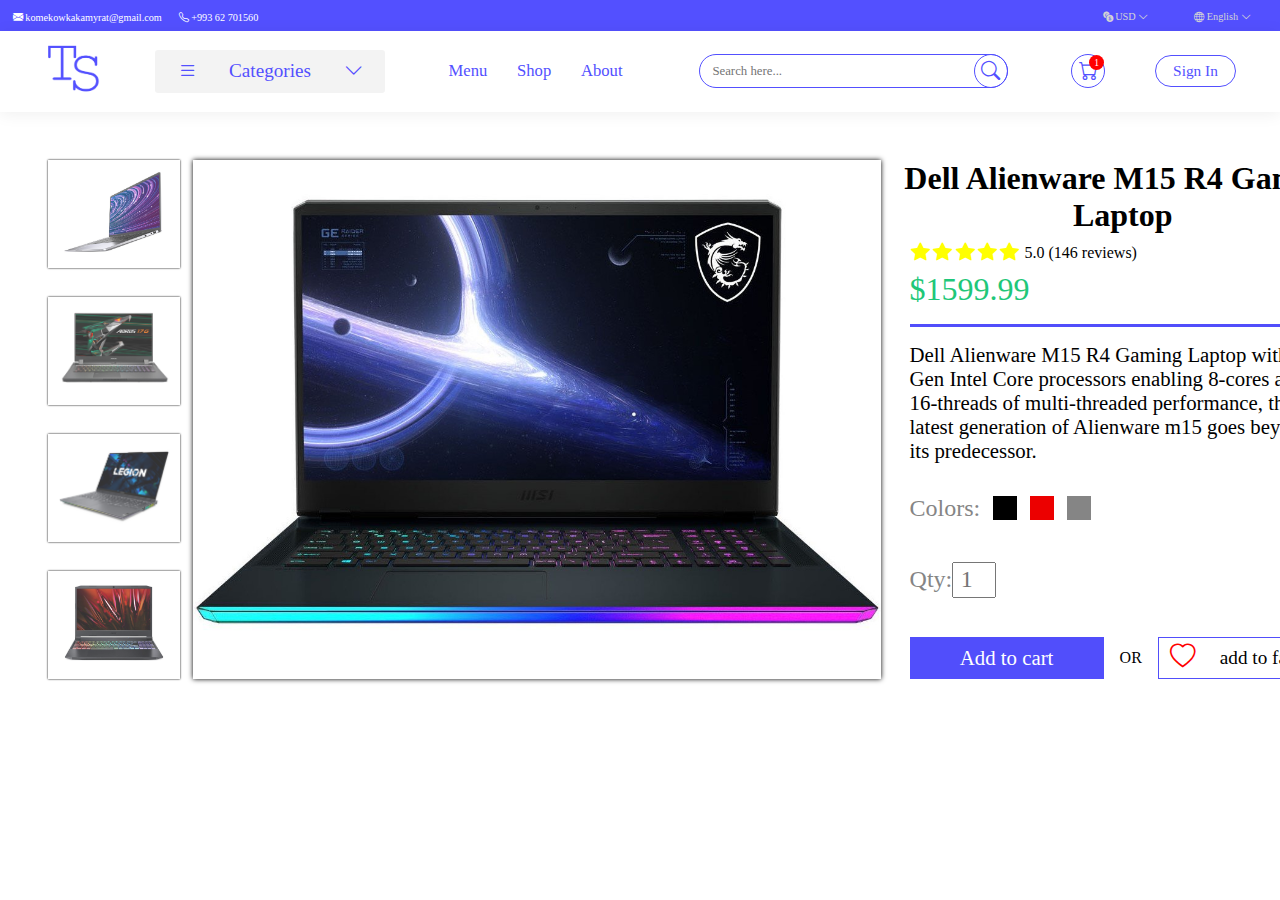
<file: product.html>
<!DOCTYPE html>
<html lang="en">
<head>
    <meta charset="UTF-8">
    <meta http-equiv="X-UA-Compatible" content="IE=edge">
    <meta name="viewport" content="width=device-width, initial-scale=1.0">
    <title>Product</title>
    <link rel="stylesheet" href="./css/product.css">
    <link rel="stylesheet" href="./css/icons/bootstrap-icons.css">
    <link rel="shortcut icon" href="./images/products/logo for nav.png" type="image/x-icon">
</head>
<body>
    <header>
        <div class="top-navbar">
            <div class="num-email">
                <a href="#"> <i class="bi-envelope-fill"></i>  komekowkakamyrat@gmail.com</a>
                <a href="#"> <i class="bi-telephone"></i> +993 62 701560</a>
            </div>
            <div class="currency-lang">
                <div class="dropdown">
                    <button class="dropbtn">
                        <i class="bi-currency-exchange"></i>
                        USD 
                        <i class="bi-chevron-down"></i>
                    </button>
                    <div class="dropdown-content">
                        <a href="#">EUR</a>
                        <a href="#">RUB</a>
                        <a href="#">TMT</a>
                    </div>
                  </div>
                  <div class="dropdown">
                    <button class="dropbtn">
                        <i class="bi-globe"></i>
                        English 
                      <i class="bi-chevron-down"></i>
                    </button>
                    <div class="dropdown-content c">
                      <a href="#">Russian</a>
                      <a href="#">Turkmen</a>
                      <a href="#">Spain</a>
                    </div>
                  </div>  
            </div>
        </div>
       
    </header>
    <div id="navbar">
        <div class="bottom-navbar">
            <div class="logo">
                <a href="#">
                    <img src="./images/products/logo for nav.png" alt="">
                </a>
            </div>
            <div class="categories-dropdown">
                <div class="dropdown">
                    <button class="dropbtn">
                        <i class="bi-list"></i>
                        <span>
                        Categories 
                        </span>
                    <i class="bi-chevron-down"></i>
                        
                    </button>
                    <div class="dropdown-content">
                      <a href="#">Laptops</a>
                      <a href="#">PCs</a>
                      <a href="#">Smartphones</a>
                      <a href="#">Smart Watches</a>
                      <a href="#">TVs</a>
                      <a href="#">Speakers</a>
                    </div>
                  </div>
            </div>
            <div class="menu">
                <a href="./index.html">Menu</a>
                <a href="./shop.html">Shop</a>
                <a href="#">About</a>
            </div>
            <div class="input-icon">
                <input type="search" name="" id="" placeholder="Search here...">
                <div class="icon-search">
                    <a href="#">
                        <i class="bi-search"></i>
                    </a>
                </div>
            </div>
            <div class="icon-menues">
                <a href="#"> <i class="bi-cart"></i> <span>1</span> </a> 
            </div>
            <div class="signin">
                <a href="#">Sign In</a>
            </div>
        </div>
    </div>
<!-- Login form -->
<div id="id01" class="modal">
    <form class="modal-content animate">
        <div class="imgcontainer">
            <h1>Log In</h1>
            <span onclick="document.getElementById('id01').style.display='none'" class="close" title="Close Modal">&times;</span>
        </div>
        <div class="container">
            <label for="email"><b>E-mail:</b></label>
            <input type="text" placeholder="Your E-mail" name="email" required>
            <label for="psw"><b>Password:</b></label>
            <input type="password" placeholder="Your Password" name="psw" required>
            <div class="lgn-btn">
                <button type="submit">Login</button>
            </div>
        </div>
        <div class="container">
            Forgot <a href="#">password?</a>
        </div>
    </form>
  </div>
  <!-- section product -->
<section>
    <div class="container-product">
        <div class="row">
            <div class="column">
              <img src="./images/products/laptops&PCs/csm_95202in1_71ac910e0b.jpg" style="width:100%" onclick="myFunction(this);">
            </div>
            <div class="column">
              <img src="./images/products/laptops&PCs/4zu3_Aorus_17G_YD.jpg" style="width:100%" onclick="myFunction(this);">
            </div>
            <div class="column">
              <img src="./images/products/laptops&PCs/4zu3_Lenovo_Legion_7_16ACHg6.jpg" style="width:100%" onclick="myFunction(this);">
            </div>
            <div class="column">
              <img src="./images/products/laptops&PCs/AcerNitro5AN515-45__1__09.jpg" style="width:100%" onclick="myFunction(this);">
            </div>
        </div>
        <div class="container-img animate">
            <img src="./images/products/laptops&PCs/11UH-08201.jpg" id="expandedImg" style="width:100%">
        </div>
        <div class="text">
            <h1>Dell Alienware M15 R4 Gaming Laptop</h1>
            <div class="ratings">
                <i class="bi-star-fill"></i><i class="bi-star-fill"></i><i class="bi-star-fill"></i><i class="bi-star-fill"></i><i class="bi-star-fill"></i>
                <span>5.0 (146 reviews)</span>
            </div>
            <div class="price">
                $1599.99
            </div>
            <div class="description">
                <p>
                    Dell Alienware M15 R4 Gaming Laptop with 10th Gen
                    Intel Core processors enabling 8-cores and 16-threads
                    of multi-threaded performance, the latest generation of
                    Alienware m15 goes beyond its predecessor.
                </p>
            </div>
            <div class="colors">
                <span>Colors:</span>
                <div class="black"></div>
                <div class="red"></div>
                <div class="grey"></div>
            </div>
            <div class="colors">
                <span>Qty:</span>
                <input type="number" placeholder="1">
            </div>
            <div class="add-like">
                <div class="add">
                    Add to cart
                </div>
                <span>OR</span>
                <div class="like">
                    <i class="bi-heart"></i>
                    add to favorites
                </div>

            </div>
            
        </div>
    </div>
</section>
  <script src="./js/script.js"></script>
</body>
</html>
</file>
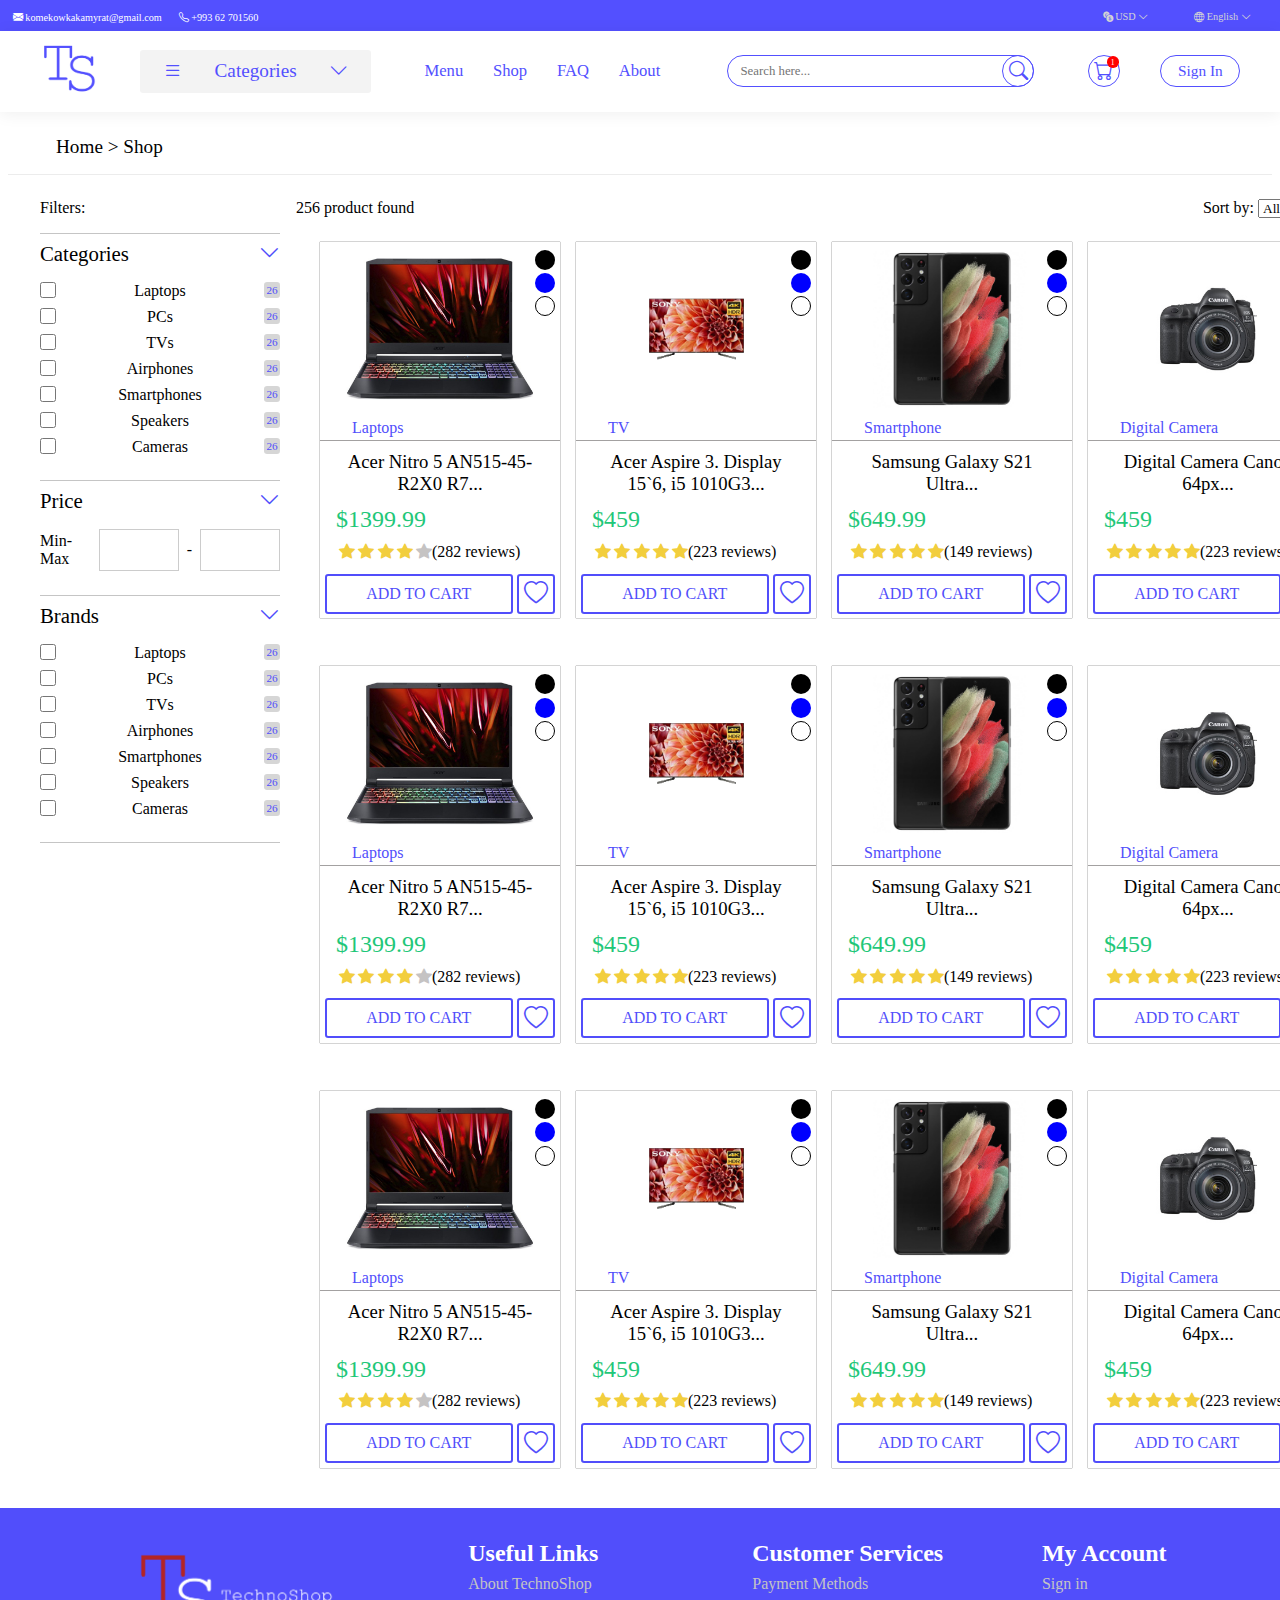
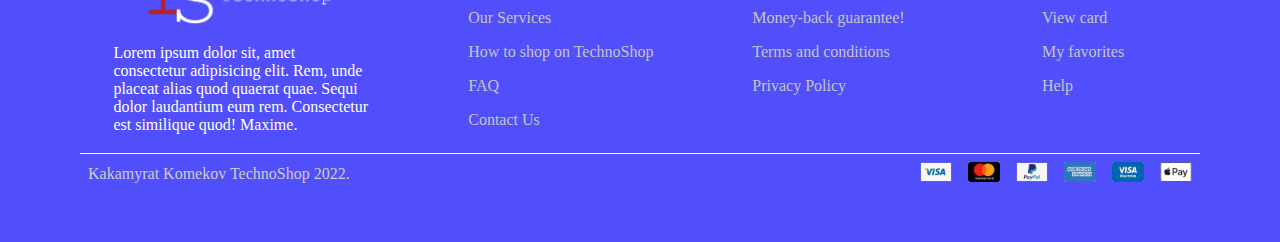
<file: shop.html>
<!DOCTYPE html>
<html lang="en">
<head>
    <meta charset="UTF-8">
    <meta http-equiv="X-UA-Compatible" content="IE=edge">
    <meta name="viewport" content="width=device-width, initial-scale=1.0">
    <title> Shop </title>
    <link rel="stylesheet" href="./css/shop-style.css">
    <link rel="stylesheet" href="./css/icons/bootstrap-icons.css">
</head>
<body>
     <!-- Header navbars -->
     <header>
        <div class="top-navbar" id="top-bar">
            <div class="num-email">
                <a href="#"> <i class="bi-envelope-fill"></i>  komekowkakamyrat@gmail.com</a>
                <a href="#"> <i class="bi-telephone"></i> +993 62 701560</a>
            </div>
            <div class="currency-lang">
                <div class="dropdown">
                    <button class="dropbtn">
                        <i class="bi-currency-exchange"></i>
                        USD 
                        <i class="bi-chevron-down"></i>
                    </button>
                    <div class="dropdown-content">
                        <a href="#">EUR</a>
                        <a href="#">RUB</a>
                        <a href="#">TMT</a>
                    </div>
                  </div>
                  <div class="dropdown">
                    <button class="dropbtn">
                        <i class="bi-globe"></i>
                        English 
                      <i class="bi-chevron-down"></i>
                    </button>
                    <div class="dropdown-content c">
                      <a href="#">Russian</a>
                      <a href="#">Turkmen</a>
                      <a href="#">Spain</a>
                    </div>
                  </div>  
            </div>
        </div>
       
    </header>
    <div id="navbar">
        <div class="bottom-navbar">
            <div class="logo">
                <a href="#">
                    <img src="./images/products/logo for nav.png" alt="">
                </a>
            </div>
            <div class="categories-dropdown">
                <div class="dropdown">
                    <button class="dropbtn">
                        <i class="bi-list"></i>
                        <span>
                        Categories 
                        </span>
                    <i class="bi-chevron-down"></i>
                        
                    </button>
                    <div class="dropdown-content">
                      <a href="#">Laptops</a>
                      <a href="#">PCs</a>
                      <a href="#">Smartphones</a>
                      <a href="#">Smart Watches</a>
                      <a href="#">TVs</a>
                      <a href="#">Speakers</a>
                    </div>
                  </div>
            </div>
            <div class="menu">
                <a href="./index.html">Menu</a>
                <a href="#">Shop</a>
                <a href="#">FAQ</a>
                <a href="#">About</a>
            </div>
            <div class="input-icon">
                <input type="search" name="" id="" placeholder="Search here...">
                <div class="icon-search">
                    <a href="#">
                        <i class="bi-search"></i>
                    </a>
                </div>
            </div>
            <div class="icon-menues">
                <a href="#"> <i class="bi-cart"></i> <span>1</span> </a> 
            </div>
            <div class="signin">
                <a href="#">Sign In</a>
            </div>
        </div>
    </div>
<!-- Login form -->
    <div id="id01" class="modal">
  
    <form class="modal-content animate">
        <div class="imgcontainer">
            <h1>Log In</h1>
            <span onclick="document.getElementById('id01').style.display='none'" class="close" title="Close Modal">&times;</span>
        </div>
    
        <div class="container">
            <label for="email"><b>E-mail:</b></label>
            <input type="text" placeholder="Your E-mail" name="email" required>
    
            <label for="psw"><b>Password:</b></label>
            <input type="password" placeholder="Your Password" name="psw" required>
            
            <div class="lgn-btn">
                <button type="submit">Login</button>
            </div>
            
            
        </div>
    
        <div class="container">
            <div class="forgot-create">
                <div class="forgot">Forgot <a href="#">password?</a></div>
                <div class="create">Don't you have an account <a href="#">Create here.</a></div>
            </div>

        </div>
    </form>
    </div>
    <!-- Shop -->
    <section id="box-sec">
        <div class="nav">
            <h2>Home > <span>Shop</span></h2>
        </div>
        <div class="container">
            <div class="row">
                <div class="cat-box">
                    <div class="filters">
                        Filters:
                    </div>
                    <div class="chekbox">
                        <div class="title">
                            <span>Categories</span><span><i class="bi-chevron-down" style="color: #514EFB;"></i></span>
                        </div>
                        <div class="check">
                            <ul>
                                <li>
                                    <input type="checkbox" name="laptop" id="check">
                                    <label for="laptop">Laptops</label>
                                    <span>26</span>
                                </li>
                                <li>
                                    <input type="checkbox" name="laptop" id="check">
                                    <label for="pc">PCs</label>
                                    <span>26</span>
                                </li>
                                <li>
                                    <input type="checkbox" name="tv" id="check">
                                    <label for="tv">TVs</label>
                                    <span>26</span>
                                </li>
                                <li>
                                    <input type="checkbox" name="airphones" id="check">
                                    <label for="airphones">Airphones</label>
                                    <span>26</span>
                                </li>
                                <li>
                                    <input type="checkbox" name="smartphone" id="check">
                                    <label for="smartphone">Smartphones</label>
                                    <span>26</span>
                                </li>
                                <li>
                                    <input type="checkbox" name="speaker" id="check">
                                    <label for="speaker">Speakers</label>
                                    <span>26</span>
                                </li>
                                <li>
                                    <input type="checkbox" name="camera" id="check">
                                    <label for="camera">Cameras</label>
                                    <span>26</span>
                                </li>
                            </ul>
                        </div>
                    </div>
                    <div class="chekbox">
                        <div class="title">
                            <span>Price</span><span><i class="bi-chevron-down" style="color: #514EFB;"></i></span>
                        </div>
                        <div class="min-max">
                            <label for="inp">Min-Max</label>
                            <input type="text"> - <input type="text">
                        </div>
                    </div>
                    <div class="chekbox">
                        <div class="title">
                            <span>Brands</span><span><i class="bi-chevron-down" style="color: #514EFB;"></i></span>
                        </div>
                        <div class="check">
                            <ul>
                                <li>
                                    <input type="checkbox" name="laptop" id="check">
                                    <label for="laptop">Laptops</label>
                                    <span>26</span>
                                </li>
                                <li>
                                    <input type="checkbox" name="laptop" id="check">
                                    <label for="pc">PCs</label>
                                    <span>26</span>
                                </li>
                                <li>
                                    <input type="checkbox" name="tv" id="check">
                                    <label for="tv">TVs</label>
                                    <span>26</span>
                                </li>
                                <li>
                                    <input type="checkbox" name="airphones" id="check">
                                    <label for="airphones">Airphones</label>
                                    <span>26</span>
                                </li>
                                <li>
                                    <input type="checkbox" name="smartphone" id="check">
                                    <label for="smartphone">Smartphones</label>
                                    <span>26</span>
                                </li>
                                <li>
                                    <input type="checkbox" name="speaker" id="check">
                                    <label for="speaker">Speakers</label>
                                    <span>26</span>
                                </li>
                                <li>
                                    <input type="checkbox" name="camera" id="check">
                                    <label for="camera">Cameras</label>
                                    <span>26</span>
                                </li>
                            </ul>
                        </div>
                    </div>
                </div>
                <div class="shop">
                    <div class="sort-box">
                        <div class="product-number">
                            256 product found
                        </div>
                        <div class="filter">
                            Sort by: <select name="All" id="">
                                <option value="">All</option>
                                <option value="">Most popular</option>
                                <option value="">Best selling</option>
                                <option value="">Most rated</option>
                            </select>
                        </div>
                    </div>
                    <div class="products">
                        <div class="best-items-container">

                            <div class="best-items-box" >
                                <div class="product">
                                    <div class="product-media">
                                        <a href="product.html">
                                            <img src="./images/products/laptops&PCs/AcerNitro5AN515-45__1__09.jpg" alt="" class="product-image">
                                        </a>
                                        <div class="colors">
                                            <a href="#" class="black"></a>
                                            <a href="#" class="blue"></a>
                                            <a href="#" class="white"></a>
                                        </div>
                                    </div>
                                    <div class="product-body">
                                        <div class="product-category">
                                            <a href="product.html">Laptops</a>
                                        </div>
                                        <h3 class="product-name"><a href="#">Acer Nitro 5 AN515-45-R2X0 R7... </a></h3>
                                        <div class="product-price">
                                            $1399.99
                                        </div>
                                        <div class="ratings-container">
                                            <div class="ratings">
                                                <i class="bi-star-fill"></i><i class="bi-star-fill"></i><i class="bi-star-fill"></i><i class="bi-star-fill"></i><i class="bi-star-fill" style="color: rgb(197, 195, 195);"></i>
                                            </div>
                                            <span class="ratings-text">(282 reviews)</span>
                                        </div>
                                        <div class="add-heart-container">
                                            <div class="add-box">Add to cart</div>
                                            <div class="heart-box">
                                                <a href="product.html"><i class="bi-heart"></i></a>
                                            </div>
                                        </div>
                                    </div>
                                </div>
                            </div>
                            <div class="best-items-box" >
                                <div class="product">
                                    <div class="product-media">
                                        <a href="product.html">
                                            <img src="./images/products/product-20.png" alt="" class="product-image">
                                        </a>
                                        <div class="colors">
                                            <a href="#" class="black"></a>
                                            <a href="#" class="blue"></a>
                                            <a href="#" class="white"></a>
                                        </div>
                                    </div>
                                    <div class="product-body">
                                        <div class="product-category">
                                            <a href="product.html">TV</a>
                                        </div>
                                        <h3 class="product-name"><a href="#">Acer Aspire 3.  Display 
                                            15`6, i5 1010G3... </a></h3>
                                        <div class="product-price">
                                            $459
                                        </div>
                                        <div class="ratings-container">
                                            <div class="ratings">
                                                <i class="bi-star-fill"></i><i class="bi-star-fill"></i><i class="bi-star-fill"></i><i class="bi-star-fill"></i><i class="bi-star-fill"></i>
                                            </div>
                                            <span class="ratings-text">(223 reviews)</span>
                                        </div>
                                        <div class="add-heart-container">
                                            <div class="add-box">Add to cart</div>
                                            <div class="heart-box">
                                                <a href="product.html"><i class="bi-heart"></i></a>
                                            </div>
                                        </div>
                                    </div>
                                </div>
                            </div>
                            <div class="best-items-box" >
                                <div class="product">
                                    <div class="product-media">
                                        <a href="product.html">
                                            <img src="./images/products/smartphones/Samsung-Galaxy-S21-Ultra-5G-128GB-Phantom-Black-8806090887505-15012021-01-p.jpg" alt="" class="product-image">
                                        </a>
                                        <div class="colors">
                                            <a href="#" class="black"></a>
                                            <a href="#" class="blue"></a>
                                            <a href="#" class="white"></a>
                                        </div>
                                    </div>
                                    <div class="product-body">
                                        <div class="product-category">
                                            <a href="product.html">Smartphone</a>
                                        </div>
                                        <h3 class="product-name"><a href="#">Samsung Galaxy S21 Ultra... </a></h3>
                                        <div class="product-price">
                                            $649.99
                                        </div>
                                        <div class="ratings-container">
                                            <div class="ratings">
                                                <i class="bi-star-fill"></i><i class="bi-star-fill"></i><i class="bi-star-fill"></i><i class="bi-star-fill"></i><i class="bi-star-fill"></i>
                                            </div>
                                            <span class="ratings-text">(149 reviews)</span>
                                        </div>
                                        <div class="add-heart-container">
                                            <div class="add-box">Add to cart</div>
                                            <div class="heart-box">
                                                <a href="product.html"><i class="bi-heart"></i></a>
                                            </div>
                                        </div>
                                    </div>
                                </div>
                            </div>
                            <div class="best-items-box" >
                                <div class="product">
                                    <div class="product-media">
                                        <a href="product.html">
                                            <img src="./images/./products/cameras/product-5.jpg" alt="" class="product-image">
                                        </a>
                                    </div>
                                    <div class="product-body">
                                        <div class="product-category">
                                            <a href="product.html">Digital Camera</a>
                                        </div>
                                        <h3 class="product-name"><a href="#">Digital Camera Canon 64px... </a></h3>
                                        <div class="product-price">
                                            $459
                                        </div>
                                        <div class="ratings-container">
                                            <div class="ratings">
                                                <i class="bi-star-fill"></i><i class="bi-star-fill"></i><i class="bi-star-fill"></i><i class="bi-star-fill"></i><i class="bi-star-fill"></i>
                                            </div>
                                            <span class="ratings-text">(223 reviews)</span>
                                        </div>
                                        <div class="add-heart-container">
                                            <div class="add-box">Add to cart</div>
                                            <div class="heart-box">
                                                <a href="product.html"><i class="bi-heart"></i></a>
                                            </div>
                                        </div>
                                    </div>
                                </div>
                            </div>
                        
                        </div>
                        <div class="best-items-container">

                            <div class="best-items-box" >
                                <div class="product">
                                    <div class="product-media">
                                        <a href="product.html">
                                            <img src="./images/products/laptops&PCs/AcerNitro5AN515-45__1__09.jpg" alt="" class="product-image">
                                        </a>
                                        <div class="colors">
                                            <a href="#" class="black"></a>
                                            <a href="#" class="blue"></a>
                                            <a href="#" class="white"></a>
                                        </div>
                                    </div>
                                    <div class="product-body">
                                        <div class="product-category">
                                            <a href="product.html">Laptops</a>
                                        </div>
                                        <h3 class="product-name"><a href="#">Acer Nitro 5 AN515-45-R2X0 R7... </a></h3>
                                        <div class="product-price">
                                            $1399.99
                                        </div>
                                        <div class="ratings-container">
                                            <div class="ratings">
                                                <i class="bi-star-fill"></i><i class="bi-star-fill"></i><i class="bi-star-fill"></i><i class="bi-star-fill"></i><i class="bi-star-fill" style="color: rgb(197, 195, 195);"></i>
                                            </div>
                                            <span class="ratings-text">(282 reviews)</span>
                                        </div>
                                        <div class="add-heart-container">
                                            <div class="add-box">Add to cart</div>
                                            <div class="heart-box">
                                                <a href="product.html"><i class="bi-heart"></i></a>
                                            </div>
                                        </div>
                                    </div>
                                </div>
                            </div>
                            <div class="best-items-box" >
                                <div class="product">
                                    <div class="product-media">
                                        <a href="product.html">
                                            <img src="./images/products/product-20.png" alt="" class="product-image">
                                        </a>
                                        <div class="colors">
                                            <a href="#" class="black"></a>
                                            <a href="#" class="blue"></a>
                                            <a href="#" class="white"></a>
                                        </div>
                                    </div>
                                    <div class="product-body">
                                        <div class="product-category">
                                            <a href="product.html">TV</a>
                                        </div>
                                        <h3 class="product-name"><a href="#">Acer Aspire 3.  Display 
                                            15`6, i5 1010G3... </a></h3>
                                        <div class="product-price">
                                            $459
                                        </div>
                                        <div class="ratings-container">
                                            <div class="ratings">
                                                <i class="bi-star-fill"></i><i class="bi-star-fill"></i><i class="bi-star-fill"></i><i class="bi-star-fill"></i><i class="bi-star-fill"></i>
                                            </div>
                                            <span class="ratings-text">(223 reviews)</span>
                                        </div>
                                        <div class="add-heart-container">
                                            <div class="add-box">Add to cart</div>
                                            <div class="heart-box">
                                                <a href="product.html"><i class="bi-heart"></i></a>
                                            </div>
                                        </div>
                                    </div>
                                </div>
                            </div>
                            <div class="best-items-box" >
                                <div class="product">
                                    <div class="product-media">
                                        <a href="product.html">
                                            <img src="./images/products/smartphones/Samsung-Galaxy-S21-Ultra-5G-128GB-Phantom-Black-8806090887505-15012021-01-p.jpg" alt="" class="product-image">
                                        </a>
                                        <div class="colors">
                                            <a href="#" class="black"></a>
                                            <a href="#" class="blue"></a>
                                            <a href="#" class="white"></a>
                                        </div>
                                    </div>
                                    <div class="product-body">
                                        <div class="product-category">
                                            <a href="product.html">Smartphone</a>
                                        </div>
                                        <h3 class="product-name"><a href="#">Samsung Galaxy S21 Ultra... </a></h3>
                                        <div class="product-price">
                                            $649.99
                                        </div>
                                        <div class="ratings-container">
                                            <div class="ratings">
                                                <i class="bi-star-fill"></i><i class="bi-star-fill"></i><i class="bi-star-fill"></i><i class="bi-star-fill"></i><i class="bi-star-fill"></i>
                                            </div>
                                            <span class="ratings-text">(149 reviews)</span>
                                        </div>
                                        <div class="add-heart-container">
                                            <div class="add-box">Add to cart</div>
                                            <div class="heart-box">
                                                <a href="product.html"><i class="bi-heart"></i></a>
                                            </div>
                                        </div>
                                    </div>
                                </div>
                            </div>
                            <div class="best-items-box" >
                                <div class="product">
                                    <div class="product-media">
                                        <a href="product.html">
                                            <img src="./images/./products/cameras/product-5.jpg" alt="" class="product-image">
                                        </a>
                                    </div>
                                    <div class="product-body">
                                        <div class="product-category">
                                            <a href="product.html">Digital Camera</a>
                                        </div>
                                        <h3 class="product-name"><a href="#">Digital Camera Canon 64px... </a></h3>
                                        <div class="product-price">
                                            $459
                                        </div>
                                        <div class="ratings-container">
                                            <div class="ratings">
                                                <i class="bi-star-fill"></i><i class="bi-star-fill"></i><i class="bi-star-fill"></i><i class="bi-star-fill"></i><i class="bi-star-fill"></i>
                                            </div>
                                            <span class="ratings-text">(223 reviews)</span>
                                        </div>
                                        <div class="add-heart-container">
                                            <div class="add-box">Add to cart</div>
                                            <div class="heart-box">
                                                <a href="product.html"><i class="bi-heart"></i></a>
                                            </div>
                                        </div>
                                    </div>
                                </div>
                            </div>
                        
                        </div>
                        <div class="best-items-container">

                            <div class="best-items-box" >
                                <div class="product">
                                    <div class="product-media">
                                        <a href="product.html">
                                            <img src="./images/products/laptops&PCs/AcerNitro5AN515-45__1__09.jpg" alt="" class="product-image">
                                        </a>
                                        <div class="colors">
                                            <a href="#" class="black"></a>
                                            <a href="#" class="blue"></a>
                                            <a href="#" class="white"></a>
                                        </div>
                                    </div>
                                    <div class="product-body">
                                        <div class="product-category">
                                            <a href="product.html">Laptops</a>
                                        </div>
                                        <h3 class="product-name"><a href="#">Acer Nitro 5 AN515-45-R2X0 R7... </a></h3>
                                        <div class="product-price">
                                            $1399.99
                                        </div>
                                        <div class="ratings-container">
                                            <div class="ratings">
                                                <i class="bi-star-fill"></i><i class="bi-star-fill"></i><i class="bi-star-fill"></i><i class="bi-star-fill"></i><i class="bi-star-fill" style="color: rgb(197, 195, 195);"></i>
                                            </div>
                                            <span class="ratings-text">(282 reviews)</span>
                                        </div>
                                        <div class="add-heart-container">
                                            <div class="add-box">Add to cart</div>
                                            <div class="heart-box">
                                                <a href="product.html"><i class="bi-heart"></i></a>
                                            </div>
                                        </div>
                                    </div>
                                </div>
                            </div>
                            <div class="best-items-box" >
                                <div class="product">
                                    <div class="product-media">
                                        <a href="product.html">
                                            <img src="./images/products/product-20.png" alt="" class="product-image">
                                        </a>
                                        <div class="colors">
                                            <a href="#" class="black"></a>
                                            <a href="#" class="blue"></a>
                                            <a href="#" class="white"></a>
                                        </div>
                                    </div>
                                    <div class="product-body">
                                        <div class="product-category">
                                            <a href="product.html">TV</a>
                                        </div>
                                        <h3 class="product-name"><a href="#">Acer Aspire 3.  Display 
                                            15`6, i5 1010G3... </a></h3>
                                        <div class="product-price">
                                            $459
                                        </div>
                                        <div class="ratings-container">
                                            <div class="ratings">
                                                <i class="bi-star-fill"></i><i class="bi-star-fill"></i><i class="bi-star-fill"></i><i class="bi-star-fill"></i><i class="bi-star-fill"></i>
                                            </div>
                                            <span class="ratings-text">(223 reviews)</span>
                                        </div>
                                        <div class="add-heart-container">
                                            <div class="add-box">Add to cart</div>
                                            <div class="heart-box">
                                                <a href="product.html"><i class="bi-heart"></i></a>
                                            </div>
                                        </div>
                                    </div>
                                </div>
                            </div>
                            <div class="best-items-box" >
                                <div class="product">
                                    <div class="product-media">
                                        <a href="product.html">
                                            <img src="./images/products/smartphones/Samsung-Galaxy-S21-Ultra-5G-128GB-Phantom-Black-8806090887505-15012021-01-p.jpg" alt="" class="product-image">
                                        </a>
                                        <div class="colors">
                                            <a href="#" class="black"></a>
                                            <a href="#" class="blue"></a>
                                            <a href="#" class="white"></a>
                                        </div>
                                    </div>
                                    <div class="product-body">
                                        <div class="product-category">
                                            <a href="product.html">Smartphone</a>
                                        </div>
                                        <h3 class="product-name"><a href="#">Samsung Galaxy S21 Ultra... </a></h3>
                                        <div class="product-price">
                                            $649.99
                                        </div>
                                        <div class="ratings-container">
                                            <div class="ratings">
                                                <i class="bi-star-fill"></i><i class="bi-star-fill"></i><i class="bi-star-fill"></i><i class="bi-star-fill"></i><i class="bi-star-fill"></i>
                                            </div>
                                            <span class="ratings-text">(149 reviews)</span>
                                        </div>
                                        <div class="add-heart-container">
                                            <div class="add-box">Add to cart</div>
                                            <div class="heart-box">
                                                <a href="product.html"><i class="bi-heart"></i></a>
                                            </div>
                                        </div>
                                    </div>
                                </div>
                            </div>
                            <div class="best-items-box" >
                                <div class="product">
                                    <div class="product-media">
                                        <a href="product.html">
                                            <img src="./images/./products/cameras/product-5.jpg" alt="" class="product-image">
                                        </a>
                                    </div>
                                    <div class="product-body">
                                        <div class="product-category">
                                            <a href="product.html">Digital Camera</a>
                                        </div>
                                        <h3 class="product-name"><a href="#">Digital Camera Canon 64px... </a></h3>
                                        <div class="product-price">
                                            $459
                                        </div>
                                        <div class="ratings-container">
                                            <div class="ratings">
                                                <i class="bi-star-fill"></i><i class="bi-star-fill"></i><i class="bi-star-fill"></i><i class="bi-star-fill"></i><i class="bi-star-fill"></i>
                                            </div>
                                            <span class="ratings-text">(223 reviews)</span>
                                        </div>
                                        <div class="add-heart-container">
                                            <div class="add-box">Add to cart</div>
                                            <div class="heart-box">
                                                <a href="product.html"><i class="bi-heart"></i></a>
                                            </div>
                                        </div>
                                    </div>
                                </div>
                            </div>
                        
                        </div>
                    </div>
                </div>
            </div>
        </div>
    </section>

    <div class="footer-container">
        <div class="footer-flexbox">
            <div class="tslogo">
                <a href="#">
                    <img src="./images/products/logo.png" alt="">
                </a>
                <p>
                    Lorem ipsum dolor sit, amet consectetur adipisicing elit. Rem, unde placeat alias quod quaerat quae. Sequi dolor laudantium eum rem. Consectetur est similique quod! Maxime.
                </p>
            </div>
            <div class="about">
                <h1>Useful Links</h1>
                <a href="#">About TechnoShop</a>
                <a href="#">Our Services</a>
                <a href="#">How to shop on TechnoShop</a>
                <a href="#">FAQ</a>
                <a href="#">Contact Us</a>
            </div>
            <div class="about">
                <h1>Customer Services</h1>
                <a href="#">Payment Methods</a>
                <a href="#">Money-back guarantee!</a>
                <a href="#">Terms and conditions</a>
                <a href="#">Privacy Policy</a>
            </div>
            <div class="about">
                <h1>My Account</h1>
                <a href="#">Sign in</a>
                <a href="#">View card</a>
                <a href="#">My favorites</a>
                <a href="#">Help</a>
            </div>
        </div>
        <div class="payments">
            <div class="author">Kakamyrat Komekov TechnoShop 2022.</div>
            <div class="wallet">
                <img src="./images/payments.png" alt="">
            </div>
        </div>
    </div>
</body>
</html>
</file>
<file: css/style.css>
* {
    margin: 0;
    padding: 0;
    font-family: 'Montserrat';
}
body {
    background-color: rgb(255, 255, 255);
    overflow-x: hidden;
}
/* top navbar */
.top-navbar {
    display: flex;
    justify-content: space-between;
    align-items: center;
    padding: .5vw;
    background-color: #5350FF;
}
.top-navbar .num-email a {
    font-size: .8vw;
    text-decoration: none;
    margin: 0 .5vw;
    color: #fff;
}
.top-navbar .currency-lang {
    display: flex;
    justify-content: space-between;
}
.top-navbar .currency-lang .dropdown {
    float: left;
    overflow: hidden;
    padding: 0 1vw;
}
.top-navbar .currency-lang .dropdown .dropbtn {
    font-size: .8vw;
    border: none;
    outline: none;
    color: rgb(212, 212, 212);
    padding: .2vw .3vw;
    background-color: inherit;
    font-family: inherit;
    margin: 0 .5vw;
  }
.top-navbar .currency-lang .dropdown:hover .dropbtn {
    color: rgb(255, 255, 255);
    transition: .3s;
  }
.top-navbar .currency-lang .dropdown-content {
    display: none;
    position: absolute;
    margin:0 .5vw;
    background-color: #f9f9f9;
    min-width: 4.5vw;
    box-shadow: 0px 8px 16px 0px rgba(0,0,0,0.2);
    z-index: 1;
  }
.top-navbar .currency-lang .dropdown-content.c {
    display: none;
    position: absolute;
    margin: 0 .5vw;
    background-color: #f9f9f9;
    min-width: 6vw;
    box-shadow: 0px 8px 16px 0px rgba(0,0,0,0.2);
    z-index: 1;
}
.top-navbar .currency-lang .dropdown-content a {
    float: none;
    font-size: .8vw;
    color: black;
    padding: 8px 16px;
    text-decoration: none;
    display: block;
    text-align: left;
  }
.top-navbar .currency-lang .dropdown-content a:hover {
  background-color: #ddd;
  }
.top-navbar .currency-lang .dropdown:hover .dropdown-content {
  display: block;
  }
/* Bottom navbar */
#navbar {
  width: 100%;
  overflow: hidden;
  background-color: #fff;
  box-shadow: 0 .1rem 1rem 0 rgba(0, 0, 0, 0.068);
  z-index: 1;
}
.bottom-navbar {
  display: flex;
  justify-content: space-around;
  align-items: center;
  padding: .8vw 1.5vw;
  box-shadow: 0 .1rem 1rem 0 rgba(0, 0, 0, 0.068);
}

.bottom-navbar .logo {
  font-size: 2vw;
}
.bottom-navbar .logo a {
  text-decoration: none;
}
.bottom-navbar .logo a img {
  width: 3.75rem;
}



.bottom-navbar .categories-dropdown{
  width: 18vw;
}

/* .bottom-navbar .categories-dropdown .dropdown {
    float: left;
    overflow: hidden;
  } */
  
.bottom-navbar .categories-dropdown .dropdown .dropbtn {
  display: flex;
  justify-content: space-around;
  width: 100%;
  font-size: 1.5vw;  
  border: none;
  outline: none;
  background-color: rgb(243, 243, 243);
  color: #5350FF;
  padding: .8vw 1vw;
  font-family: inherit;
  margin: 0;
  border-radius: .2rem;
}
.bottom-navbar .categories-dropdown .dropdown .dropbtn:hover {
  background-color: #514EFB;
  color: #fff;
}

.bottom-navbar .categories-dropdown .dropdown .dropbtn span {
  margin: 0 1vw;
}
  
.bottom-navbar .categories-dropdown .dropdown-content {
  display: none;
  position: absolute;
  background-color: #f9f9f9;
  min-width: 18vw;
  box-shadow: 0px 8px 16px 0px rgba(0,0,0,0.2);
  z-index: 4;
}
  
.bottom-navbar .categories-dropdown .dropdown-content a {
  float: none;
  color: black;
  padding: 12px 16px;
  text-decoration: none;
  display: block;
  text-align: left;
}
  
.bottom-navbar .categories-dropdown .dropdown-content a:hover {
  background-color: #ddd;
}
  
.dropdown:hover .dropdown-content {
  display: block;
}

.bottom-navbar .categories-dropdown .category-list{
  display: none;
}
.bottom-navbar .menu {
  font-size: 1.3vw;
}
.bottom-navbar .menu a {
  text-decoration: none;
  margin: 0 1vw;
  color: #5350FF;
}
.bottom-navbar .menu a i {
  font-size: 1vw;
}
.bottom-navbar .menu a:hover{
  border-bottom: .1vw solid #5350FF;
  color: #3835f7;
  transition: .3s;
}

.bottom-navbar .icon-menues{
  display: flex;
}
.bottom-navbar  .input-icon {
  display: flex;
  margin: 0 1vw;
  width: 24vw;
  height: 2.5vw;
  border: .1vw solid #5350FF ;
  border-radius: 3vw;
}
.bottom-navbar  .input-icon input{
  background: none;
  font-size: 1vw;
  border: none;
  padding: 0 1vw;
  width: 100%;
  height: 100%;
  outline: #5350FF;
}

.bottom-navbar  .input-icon .icon-search a{
  position: relative;
  left: 0.093vw;
  bottom: 0.093vw;
  text-decoration: none;
  display: flex;
  justify-content: center;
  align-items: center;
  width: 2.5vw;
  height: 2.5vw;
  border: .1vw solid #5350FF;
  border-radius: 50%;
  color: #5350FF;
}

.bottom-navbar  .input-icon .icon-search a:hover{
  background-color: #5350FF;
  color: #fff;
  transition: .3s;
}
.bottom-navbar  .input-icon .icon-search a i {
  font-size: 1.5vw;
}
.bottom-navbar .icon-menues a {
  display: flex;
  justify-content: center;
  align-items: center;
  position: relative;
  width: 2.5vw;
  height: 2.5vw;
  border: .1vw solid #5350FF;
  border-radius: 50%;
  color: #5350FF;
}
.bottom-navbar .icon-menues a i{
  font-size: 1.5vw;
}
.bottom-navbar .icon-menues a:hover{
  background-color: #5350FF;
  transition: .3s;
  color: #fff;
}
.bottom-navbar .icon-menues a span {
  display: flex;
  justify-content: center;
  align-items: center;
  font-size: .6vw;
  position: absolute;
  top: 0;
  right: 0;
  width: .9vw;
  height: .9vw;
  background-color: red;
  color: #fff;
  border-radius: 50%;
}
.bottom-navbar .signin a {
  text-decoration: none;
  padding: .5vw 1.3vw;
  border: .1vw  solid #5350FF;
  color: #5350FF;
  border-radius: 1.5vw;
  font-size: 1.2vw;
  cursor: pointer;
}
.bottom-navbar .signin a:hover {
  background-color: #5350FF;
  color: #fff;
  transition: .3s;
}
/* Login Form */

input[type=text], input[type=password] {
  width: 100%;
  padding: 12px 20px;
  margin: 8px 0;
  display: inline-block;
  border: 1px solid #ccc;
  box-sizing: border-box;
  
}

.cancelbtn {
  width: auto;
  padding: 10px 18px;
  background-color: #f44336;
  color: #fff;
  border: none;
}
.lgn-btn {
  margin-top: 1rem;
  display: flex;
  justify-content: center;
  width: 100%;
}

.lgn-btn button {
  padding: .7rem 2.5rem;
  background-color: #fff;
  border: 1px solid #514EFB;
  cursor: pointer;
  font-size: 1rem;
  color: #514EFB;
}
.lgn-btn button:hover {
  background-color: #514EFB;
  color: #fff;
  transition: .3s;
}

.imgcontainer {
  text-align: center;
  margin: 24px 0 12px 0;
  position: relative;
}
.imgcontainer h1 {
  color: #514EFB;
}


.container {
  padding: 16px;
}

span.psw {
  float: right;
  padding-top: 16px;
}

/* The Modal (background) */
.modal {
  display: none; 
  position: fixed; 
  z-index: 2; 
  left: 0;
  top: 0;
  width: 100%; 
  height: 100%;
  overflow: auto;
  background-color: rgb(0,0,0); 
  background-color: rgba(0,0,0,0.4); 
  padding-top: 60px;
}


.modal-content {
  background-color: #fefefe;
  margin: 5% auto 15% auto; 
  border: 1px solid #888;
  width: 50%; 
}

.modal-content label {
  color: #514EFB;
}
.forgot-create {
  display: flex;
  justify-content: space-between;
}
.close {
  position: absolute;
  right: 25px;
  top: 0;
  color: #514EFB;
  font-size: 35px;
  font-weight: bold;
}

.close:hover,
.close:focus {
  color: red;
  cursor: pointer;
}

/* Add Zoom Animation */
.animate {
  -webkit-animation: animatezoom 0.6s;
  animation: animatezoom 0.6s
}

@-webkit-keyframes animatezoom {
  from {-webkit-transform: scale(0)} 
  to {-webkit-transform: scale(1)}
}
  
@keyframes animatezoom {
  from {transform: scale(0)} 
  to {transform: scale(1)}
}

/* Change styles for span and cancel button on extra small screens */
@media screen and (max-width: 300px) {
  span.psw {
     display: block;
     float: none;
  }
  .cancelbtn {
     width: 100%;
  }
}

/* Section N2 Banner Section */
section {
  padding: 2vw 5vw;
}
.banner-container {
  display: flex;
  justify-content: space-between;
}
.banner-container .big-banner {
  display: flex;
  justify-content: space-between;
  align-items: center;
  position: relative;
  background-color: #fff;
  width: 50.8vw;
  height: 26vw;
  box-shadow: 0 .1vw 2vw 0 rgba(0, 0, 0, 0.164);
}
.banner-container .big-banner a {
  text-decoration: none;
  color: rgb(172, 172, 172);
  font-size: 2rem;
  z-index: 1;
}
.banner-container .big-banner img {
  position: absolute;
  width: 100%;
}
.banner-container .big-banner .dots {
  display: flex;
  justify-content: center;
  position: absolute;
  left: 50%;
  bottom: 0;
  transform: translate(-50%, -50%);
  z-index: 1;
}
.banner-container .big-banner .dots span {
  margin: 0 .5rem;
  width: 1.2rem;
  height: 1.2rem;
  background-color: rgb(182, 182, 182);
  border-radius: 50%;
  cursor: pointer;
}
.banner-container .shopping {
  position: absolute;
  left: 25%;
  transform: translate(-25%);
}
.banner-container .shopping h1 {
  color: #3835f7;
}
.banner-container .shopping p {
  width: 200px;
}
.banner-container .shopping .shopnow {
  margin-top: 20px;
}
.banner-container .shopping .shopnow a {
  margin: 20px;
  padding: 2px 30px;
  text-align: center;
  font-size: 24px;
  color: #fff;
  background-color: #3835f7;
  border-radius: 20px;
}

.banner-container .small-banners {
  display: flex;
  flex-direction: column;
  justify-content: space-between;
}
.banner-container .small-banners .banners{
  width: 30vw;
  height: 11vw;
  background-color: #fff;
  box-shadow: 0 .1vw 2vw 0 rgba(0, 0, 0, 0.164);
}
.banner-container .small-banners .banners img{
  width: 100%;
  height: 100%;
}
/* Section N2 category section */
.text-box {
  padding: 2rem;
}
.text-box h1 {
  text-align: center;
  font-size: 2rem;
}
.category-box .category-items {
  display: flex;
  justify-content: center;
}
.category-box .category-items .category-item{
  margin: 2rem;
  display: flex;
  justify-content: center;
  align-items: center;
  flex-direction: column;
}
.category-box .category-items .category-item .image {
  display: flex;
  flex-direction: column;
  justify-content: center;
  align-items: center;
  position: relative;
  cursor: pointer;
} 

.category-box .category-items .category-item .image::after{
  content: '';
  display: block;
  position: absolute;
  bottom: -.2rem;
  left: 45%;
  width: 105%;
  margin-left: -45%;
  height: .3rem;
  border-radius: 50%;
  background-color: rgba(0, 0, 0, 0.479);
  transition: all 0.35s ease;
  filter: blur(3px);
  opacity: .4;
}
.category-box .category-items .category-item .image img:hover{
  transform: translateY(-1rem);
  transition: .6s;
}

.category-box .category-items .category-item .name {
  margin: 2rem 0;
}

/* Banner */
.banner {
  display: flex;
  justify-content: space-evenly;
  align-items: center;
  width: 100%;
  height: 300px;
  background-color: #ffffff;
}
.banner .image {
  width: 40rem;
  height: 15rem;
}
.banner .image img {
  width: 100%;
  height: 100%;
  border-radius: .5rem;
}
/* Section N3 Best selling products */
.best-text {
  padding: 2vw;
}
.best-text h1 {
  font-size: 2.5vw;
}
.best-text .best-selling-container {
  padding: 3.5vw;
}
.best-text .best-selling-container .best-selling-categories {
  display: flex;
  padding: .7rem 7rem;
  justify-content: space-around;
  border-bottom: .2rem solid #707070;
}
.best-text .best-selling-container .best-selling-categories button {
  padding: .7rem 1.5rem;
  font-size: 1.5rem;
  background-color: #f0f0f0;
  color: #514EFB;
  border-radius: .3rem;
  border: navajowhite;
  cursor: pointer;
}
.best-text .best-selling-container .best-selling-categories button:hover{
  background-color: #dadada;
  transition: .3s;
}
.best-text .best-selling-container .best-selling-categories .active {
  background-color: #514EFB;
  color: #fff;
}
.best-text .category {
  display: none;
}
.best-text .category.active {
  display: block;
}
 .best-items-container {
  display: flex;
  justify-content: space-around;
  padding: 1rem;
}
 .best-items-container .best-items-box {
  width: 16rem;
  padding: .5rem;
  animation: animatezoom 1s all;
}
 .best-items-container .best-items-box .product{
  display: flex;
  width: 100%;
  height: 100%;
  flex-direction: column;
  box-shadow: 0 0 1px 0 #000000;
}
 .best-items-container .best-items-box .product:hover {
  border: none;
  box-shadow: 0 0 10px 0 #000000;
  transition: .3s;
}
 .best-items-container .best-items-box .product .product-media{
  display: flex;
  justify-content: center;
  /* align-items: center; */
  position: relative;
  padding: .5rem;
  width: 15rem;
  height: 174.5px;
}
 .best-items-container .best-items-box .product .product-media .colors {
  display: flex;
  flex-direction: column;
  position: absolute;
  top: .3rem;
  right: .3rem;
}
.best-items-container .best-items-box .product .product-media .colors a {
  margin-top: .2rem;
  width: 20px;
  height: 20px;
  border-radius: 50%;
}
 .best-items-container .best-items-box .product .product-media .colors .black {
  background-color: black;
}
 .best-items-container .best-items-box .product .product-media .colors .blue {
  background-color: blue;
}
.best-items-container .best-items-box .product .product-media .colors .sky {
  background-color: rgb(15, 191, 223);
}
 .best-items-container .best-items-box .product .product-media .colors .yellow {
  background-color: rgb(225, 255, 53);
  box-shadow: 0 0 10px 0 rgb(225, 255, 53);
}
 .best-items-container .best-items-box .product .product-media .colors .white {
  box-sizing: border-box;
  background-color: white;
  border: 1px solid #000;
}
 .best-items-container .best-items-box .product .product-media img {
  width: 100%;
  height: 100%;
  object-fit: cover;
}

 .best-items-container .best-items-box .product .product-body .product-category{
  border-bottom: 1px solid rgb(163, 161, 161);
  padding: .2rem 1rem;
}
 .best-items-container .best-items-box .product .product-body .product-category a{
  text-decoration: none;
  font-size: 1rem;
  color: #514EFB;
  padding: 0 1rem;
}
 .best-items-container .best-items-box .product .product-body .product-name {
  text-align: center;
  padding: .6rem 1rem;
}
.best-items-container .best-items-box .product .product-body .product-name a {
  text-decoration: none;
  color: #000;
  font-weight: 400;
}
.best-items-container .best-items-box .product .product-body .product-price {
  padding: .1rem 1rem;
  font-size: 1.5rem;
  font-weight: 100;
  font-family: 'Times New Roman', Times, serif;
  color: #1FC779;
}
 .best-items-container .best-items-box .product .product-body .ratings-container {
  display: flex;
  padding: .5rem 1rem;
}
.best-items-container .best-items-box .product .product-body .ratings-container .ratings i {
  margin-left: .2rem;
  font-size: 1.2rem;
  color: #F2CE3D;
}
 .best-items-container .best-items-box .product .product-body .add-heart-container {
  display: flex;
  padding: .3rem;
}
 .best-items-container .best-items-box .product .product-body .add-heart-container .add-box{
  display: flex;
  align-items: center;
  justify-content: center;
  margin-right: .3rem;
  text-transform: uppercase;
  color: #514EFB;
  border: 2px solid #514EFB;
  width: 200px;
  border-radius: .2rem;
  cursor: pointer;
}
.best-items-container .best-items-box .product .product-body .add-heart-container .add-box:hover{
  background-color: #514EFB;
  color: #fff;
  transition: .3s;
}
.best-items-container .best-items-box .product .product-body .add-heart-container .heart-box{
  display: flex;
  justify-content: center;
  align-items: center;
  width: 40px;
  height: 40px;
  border: 2px solid #514EFB;
  border-radius: .2rem;
}
 .best-items-container .best-items-box .product .product-body .add-heart-container .heart-box a {
  text-decoration: none;
  color: #514EFB;
  font-size: 1.5rem;
  margin-top: 2px;
}
.best-items-container .best-items-box .product .product-body .add-heart-container .heart-box a i:hover{
  color: red;
  transition: .3s;
}


.new-title h1 {
  font-size: 2.5vw;
  margin: 3rem 0;
}

.footer-container {
  padding: 2rem 4rem;
  background-color: #514EFB;
}
.footer-container .footer-flexbox {
  display: flex;
  justify-content: space-around;
}
.footer-container .footer-flexbox .tslogo {
  display: flex;
  flex-direction: column;
  justify-content: center;
}
.footer-container .footer-flexbox .tslogo a img {
  width: 15rem;
}
.footer-container .footer-flexbox p {
  width: 16rem;
  color: #fff;
}
.footer-container .footer-flexbox .about {
  display: flex;
  flex-direction: column;
  font-family: 'Gill Sans', 'Gill Sans MT', Calibri, 'Trebuchet MS', sans-serif;
  color: #fff;
}
.footer-container .footer-flexbox .about h1 {
  font-size: 1.5rem;
}
.footer-container .footer-flexbox .about a {
  text-decoration: none;
  margin: .5rem 0;
  color: rgb(196, 196, 196);
}
.footer-container .footer-flexbox .about a:hover {
  color: #fff;
  transition: .3s;
}
.footer-container .payments {
  display: flex;
  justify-content: space-between;
  align-items: center;
  margin: 1rem;
  padding: .5rem;
  border-top: .1rem solid #fff;
}
.footer-container .payments .author {
  color: #ccc;
}
</file>
<file: css/product.css>
* {
    margin: 0;
    padding: 0;
    font-family: 'Montserrat';
}
body {
    background-color: rgb(255, 255, 255);
    overflow-x: hidden;
}
/* top navbar */
.top-navbar {
    display: flex;
    justify-content: space-between;
    align-items: center;
    padding: .5vw;
    background-color: #5350FF;
}
.top-navbar .num-email a {
    font-size: .8vw;
    text-decoration: none;
    margin: 0 .5vw;
    color: #fff;
}
.top-navbar .currency-lang {
    display: flex;
    justify-content: space-between;
}
.top-navbar .currency-lang .dropdown {
    float: left;
    overflow: hidden;
    padding: 0 1vw;
}
.top-navbar .currency-lang .dropdown .dropbtn {
    font-size: .8vw;
    border: none;
    outline: none;
    color: rgb(212, 212, 212);
    padding: .2vw .3vw;
    background-color: inherit;
    font-family: inherit;
    margin: 0 .5vw;
  }
.top-navbar .currency-lang .dropdown:hover .dropbtn {
    color: rgb(255, 255, 255);
    transition: .3s;
  }
.top-navbar .currency-lang .dropdown-content {
    display: none;
    position: absolute;
    margin:0 .5vw;
    background-color: #f9f9f9;
    min-width: 4.5vw;
    box-shadow: 0px 8px 16px 0px rgba(0,0,0,0.2);
    z-index: 1;
  }
.top-navbar .currency-lang .dropdown-content.c {
    display: none;
    position: absolute;
    margin: 0 .5vw;
    background-color: #f9f9f9;
    min-width: 6vw;
    box-shadow: 0px 8px 16px 0px rgba(0,0,0,0.2);
    z-index: 1;
}
.top-navbar .currency-lang .dropdown-content a {
    float: none;
    font-size: .8vw;
    color: black;
    padding: 8px 16px;
    text-decoration: none;
    display: block;
    text-align: left;
  }
.top-navbar .currency-lang .dropdown-content a:hover {
  background-color: #ddd;
  }
.top-navbar .currency-lang .dropdown:hover .dropdown-content {
  display: block;
  }
/* Bottom navbar */
#navbar {
  width: 100%;
  overflow: hidden;
  background-color: #fff;
  box-shadow: 0 .1rem 1rem 0 rgba(0, 0, 0, 0.068);
}
.bottom-navbar .logo {
  font-size: 2vw;
}
.bottom-navbar .logo a {
  text-decoration: none;
}
.bottom-navbar .logo a img {
  width: 3.75rem;
}
.bottom-navbar {
  display: flex;
  justify-content: space-around;
  align-items: center;
  padding: .8vw 1.5vw;
  box-shadow: 0 .1rem 1rem 0 rgba(0, 0, 0, 0.068);
}
.bottom-navbar .sticky {
  position: fixed;
  top: 0;
  width: 100%;
}

.bottom-navbar .logo {
  font-size: 2vw;
}
.bottom-navbar .logo a {
  text-decoration: none;
  color: #5350FF;
}



.bottom-navbar .categories-dropdown{
  width: 18vw;
}

/* .bottom-navbar .categories-dropdown .dropdown {
    float: left;
    overflow: hidden;
  } */
  
.bottom-navbar .categories-dropdown .dropdown .dropbtn {
  display: flex;
  justify-content: space-around;
  width: 100%;
  font-size: 1.5vw;  
  border: none;
  outline: none;
  background-color: rgb(243, 243, 243);
  color: #5350FF;
  padding: .8vw 1vw;
  font-family: inherit;
  margin: 0;
  border-radius: .2rem;
}

.bottom-navbar .categories-dropdown .dropdown .dropbtn span {
  margin: 0 1vw;
}
  
.bottom-navbar .categories-dropdown .navbar a:hover, .dropdown:hover .dropbtn {
  background-color: #5350FF;
  color: #fff;
  border-radius: 0;
}
  
.bottom-navbar .categories-dropdown .dropdown-content {
  display: none;
  position: absolute;
  background-color: #f9f9f9;
  min-width: 18vw;
  box-shadow: 0px 8px 16px 0px rgba(0,0,0,0.2);
  z-index: 1;
}
  
.bottom-navbar .categories-dropdown .dropdown-content a {
  float: none;
  color: black;
  padding: 12px 16px;
  text-decoration: none;
  display: block;
  text-align: left;
}
  
.bottom-navbar .categories-dropdown .dropdown-content a:hover {
  background-color: #ddd;
}
  
.dropdown:hover .dropdown-content {
  display: block;
}

.bottom-navbar .categories-dropdown .category-list{
  display: none;
}
.bottom-navbar .menu {
  font-size: 1.3vw;
}
.bottom-navbar .menu a {
  text-decoration: none;
  margin: 0 1vw;
  color: #5350FF;
}
.bottom-navbar .menu a i {
  font-size: 1vw;
}
.bottom-navbar .menu a:hover{
  border-bottom: .1vw solid #5350FF;
  color: #3835f7;
  transition: .3s;
}

.bottom-navbar .icon-menues{
  display: flex;
}
.bottom-navbar  .input-icon {
  display: flex;
  margin: 0 1vw;
  width: 24vw;
  height: 2.5vw;
  border: .1vw solid #5350FF ;
  border-radius: 3vw;
}
.bottom-navbar  .input-icon input{
  background: none;
  font-size: 1vw;
  border: none;
  padding: 0 1vw;
  width: 100%;
  height: 100%;
  outline: #5350FF;
}

.bottom-navbar  .input-icon .icon-search a{
  position: relative;
  left: 0.093vw;
  bottom: 0.093vw;
  text-decoration: none;
  display: flex;
  justify-content: center;
  align-items: center;
  width: 2.5vw;
  height: 2.5vw;
  border: .1vw solid #5350FF;
  border-radius: 50%;
  color: #5350FF;
}

.bottom-navbar  .input-icon .icon-search a:hover{
  background-color: #5350FF;
  color: #fff;
  transition: .3s;
}
.bottom-navbar  .input-icon .icon-search a i {
  font-size: 1.5vw;
}
.bottom-navbar .icon-menues a {
  display: flex;
  justify-content: center;
  align-items: center;
  position: relative;
  width: 2.5vw;
  height: 2.5vw;
  border: .1vw solid #5350FF;
  border-radius: 50%;
  color: #5350FF;
}
.bottom-navbar .icon-menues a i{
  font-size: 1.5vw;
}
.bottom-navbar .icon-menues a:hover{
  background-color: #5350FF;
  transition: .3s;
  color: #fff;
}
.bottom-navbar .icon-menues a span {
  display: flex;
  justify-content: center;
  align-items: center;
  font-size: .6rem;
  position: absolute;
  top: 0;
  right: 0;
  width: 15px;
  height: 15px;
  background-color: red;
  color: #fff;
  border-radius: 50%;
}
.bottom-navbar .signin a {
  text-decoration: none;
  padding: .5vw 1.3vw;
  border: .1vw  solid #5350FF;
  color: #5350FF;
  border-radius: 1.5vw;
  font-size: 1.2vw;
  cursor: pointer;
}
.bottom-navbar .signin a:hover {
  background-color: #5350FF;
  color: #fff;
  transition: .3s;
}
/* Login Form */

/* Full-width input fields */
input[type=text], input[type=password] {
  width: 100%;
  padding: 12px 20px;
  margin: 8px 0;
  display: inline-block;
  border: 1px solid #ccc;
  box-sizing: border-box;
}

/* Extra styles for the cancel button */
.cancelbtn {
  width: auto;
  padding: 10px 18px;
  background-color: #f44336;
  color: #fff;
  border: none;
}
.lgn-btn {
  margin-top: 1rem;
  display: flex;
  justify-content: center;
  width: 100%;
}

.lgn-btn button {
  padding: .7rem 2.5rem;
  background-color: #fff;
  border: 1px solid #514EFB;
  cursor: pointer;
  font-size: 1rem;
  color: #514EFB;
}
.lgn-btn button:hover {
  background-color: #514EFB;
  color: #fff;
  transition: .3s;
}
/* Center the image and position the close button */
.imgcontainer {
  text-align: center;
  margin: 24px 0 12px 0;
  position: relative;
}
.imgcontainer h1 {
  color: #514EFB;
}


.container {
  padding: 16px;
}

span.psw {
  float: right;
  padding-top: 16px;
}

/* The Modal (background) */
.modal {
  display: none; 
  position: fixed; 
  z-index: 1; 
  left: 0;
  top: 0;
  width: 100%; 
  height: 100%; 
  overflow: auto; 
  background-color: rgb(0,0,0); 
  background-color: rgba(0,0,0,0.4); 
  padding-top: 60px;
}

/* Modal Content/Box */
.modal-content {
  background-color: #fefefe;
  margin: 5% auto 15% auto; 
  border: 1px solid #888;
  width: 50%; 
}

.modal-content label {
  color: #514EFB;
}
/* The Close Button (x) */
.close {
  position: absolute;
  right: 25px;
  top: 0;
  color: #514EFB;
  font-size: 35px;
  font-weight: bold;
}

.close:hover,
.close:focus {
  color: red;
  cursor: pointer;
}

/* Add Zoom Animation */
.animate {
  -webkit-animation: animatezoom 0.6s;
  animation: animatezoom 0.6s
}

@-webkit-keyframes animatezoom {
  from {-webkit-transform: scale(0)} 
  to {-webkit-transform: scale(1)}
}
  
@keyframes animatezoom {
  from {transform: scale(0)} 
  to {transform: scale(1)}
}

/* Change styles for span and cancel button on extra small screens */
@media screen and (max-width: 300px) {
  span.psw {
     display: block;
     float: none;
  }
  .cancelbtn {
     width: 100%;
  }
}

/* section product */
section {
  padding: 3rem;
}

.container-product {
  display: grid;
  justify-content: space-evenly;
  grid-gap: .8rem;
}

.row {
  display: grid;
  align-content: space-between;
}

.column {
    padding: 10px;
    width: 7rem;
   box-shadow: 0 0 2px 0;
  }
  

  .column img {
    opacity: 0.8; 
    cursor: pointer; 
  }
  
  .column img:hover {
    opacity: 1;
  }
  

  
  /* The expanding image container */
  .container-img {
    grid-column: 2;
    grid-row: 1 / span 1;
    width: 43rem;
    position: relative;
    box-shadow: 0 0 5px 0;
  }
  

.text {
  display: flex;
  flex-direction: column;
  justify-content: space-between;
  grid-column: 3;
  grid-row: 1 / span 1;
}
.text h1 {
  text-align: center;
  font-weight: 600;
}
.text .ratings {
  padding: 0 1rem;
}
.text .ratings i {
  margin: .1rem;
  font-size: 1.2rem;
  color: yellow;
}
.text .price {
  margin-left: 1rem;
  padding: 0 0rem 1rem;
  font-size: 2rem;
  color: #1FC779;
  border-bottom: 3px solid #514EFB;
}
.text .description {
  padding: .5rem 1rem;
  font-size: 1.3rem;
}
.text .colors {
  display: flex;
  align-items: center;
  padding: 1rem 1rem;
}
.text .colors span {
  font-size: 1.5rem;
  color: rgb(133, 133, 133);
}
.text .colors .black {
  margin-left: .8rem;
  margin-right: .8rem;
  width: 1.5rem;
  height: 1.5rem;
  background-color: #000;
  cursor: pointer;
}
.text .colors .red {
  margin-right: .8rem;
  width: 1.5rem;
  height: 1.5rem;
  background-color: rgb(236, 0, 0);
  cursor: pointer;
}
.text .colors .grey {
  margin-right: .8rem;
  width: 1.5rem;
  height: 1.5rem;
  background-color: rgb(133, 133, 133);
  cursor: pointer;
}
.colors input {
  width: 2.5rem;
  height: 2rem;
  font-size: 1.5rem;
  text-align: center;
}
.text .add-like {
  display: flex;
  justify-content: center;
  align-items: center;
  margin-left: 1rem;
  margin-top: 1rem;
}
.text .add-like .add {
  display: flex;
  justify-content: center;
  align-items: center;
  background-color: #514EFB;
  border: .1rem solid #514EFB;
  color: #fff;
  width: 12rem;
  height: 2.5rem;
  font-size: 1.3rem;
  cursor: pointer;
}

.text .add-like span {
  margin: 0 1rem;
}
.text .add-like .like {
  display: flex;
  justify-content: space-around;
  align-items: center;
  border: .1rem solid #514EFB;
  width: 12rem;
  height: 2.5rem;
  font-size: 1.2rem;
  cursor: pointer;
}
.text .add-like .like i {
  font-size: 1.6rem;
  color: red;
}
</file>
<file: css/shop-style.css>
* {
    margin: 0;
    padding: 0;
    font-family: 'Montserrat';
    box-sizing: border-box;
}
body {
    background-color: rgb(255, 255, 255);
    overflow-x: hidden;
}
/* top navbar */
.top-navbar {
    display: flex;
    justify-content: space-between;
    align-items: center;
    padding: .5vw;
    background-color: #5350FF;
}
.top-navbar .num-email a {
    font-size: .8vw;
    text-decoration: none;
    margin: 0 .5vw;
    color: #fff;
}
.top-navbar .currency-lang {
    display: flex;
    justify-content: space-between;
}
.top-navbar .currency-lang .dropdown {
    float: left;
    overflow: hidden;
    padding: 0 1vw;
}
.top-navbar .currency-lang .dropdown .dropbtn {
    font-size: .8vw;
    border: none;
    outline: none;
    color: rgb(212, 212, 212);
    padding: .2vw .3vw;
    background-color: inherit;
    font-family: inherit;
    margin: 0 .5vw;
  }
.top-navbar .currency-lang .dropdown:hover .dropbtn {
    color: rgb(255, 255, 255);
    transition: .3s;
  }
.top-navbar .currency-lang .dropdown-content {
    display: none;
    position: absolute;
    margin:0 .5vw;
    background-color: #f9f9f9;
    min-width: 4.5vw;
    box-shadow: 0px 8px 16px 0px rgba(0,0,0,0.2);
    z-index: 1;
  }
.top-navbar .currency-lang .dropdown-content.c {
    display: none;
    position: absolute;
    margin: 0 .5vw;
    background-color: #f9f9f9;
    min-width: 6vw;
    box-shadow: 0px 8px 16px 0px rgba(0,0,0,0.2);
    z-index: 1;
}
.top-navbar .currency-lang .dropdown-content a {
    float: none;
    font-size: .8vw;
    color: black;
    padding: 8px 16px;
    text-decoration: none;
    display: block;
    text-align: left;
  }
.top-navbar .currency-lang .dropdown-content a:hover {
  background-color: #ddd;
  }
.top-navbar .currency-lang .dropdown:hover .dropdown-content {
  display: block;
  }
/* Bottom navbar */
#navbar {
  width: 100%;
  overflow: hidden;
  background-color: #fff;
  box-shadow: 0 .1rem 1rem 0 rgba(0, 0, 0, 0.068);
  z-index: 1;
}
.bottom-navbar {
  display: flex;
  justify-content: space-around;
  align-items: center;
  padding: .8vw 1.5vw;
  box-shadow: 0 .1rem 1rem 0 rgba(0, 0, 0, 0.068);
}

.bottom-navbar .logo {
  font-size: 2vw;
}
.bottom-navbar .logo a {
  text-decoration: none;
}
.bottom-navbar .logo a img {
  width: 3.75rem;
}



.bottom-navbar .categories-dropdown{
  font-family: 'Bahnschrift';
  width: 18vw;
}

/* .bottom-navbar .categories-dropdown .dropdown {
    float: left;
    overflow: hidden;
  } */
  
.bottom-navbar .categories-dropdown .dropdown .dropbtn {
  display: flex;
  justify-content: space-around;
  width: 100%;
  font-size: 1.5vw;  
  border: none;
  outline: none;
  background-color: rgb(243, 243, 243);
  color: #5350FF;
  padding: .8vw 1vw;
  font-family: inherit;
  margin: 0;
  border-radius: .2rem;
}
.bottom-navbar .categories-dropdown .dropdown .dropbtn:hover {
  background-color: #514EFB;
  color: #fff;
}

.bottom-navbar .categories-dropdown .dropdown .dropbtn span {
  margin: 0 1vw;
}
  
.bottom-navbar .categories-dropdown .dropdown-content {
  display: none;
  position: absolute;
  background-color: #f9f9f9;
  min-width: 18vw;
  box-shadow: 0px 8px 16px 0px rgba(0,0,0,0.2);
  z-index: 4;
}
  
.bottom-navbar .categories-dropdown .dropdown-content a {
  float: none;
  color: black;
  padding: 12px 16px;
  text-decoration: none;
  display: block;
  text-align: left;
}
  
.bottom-navbar .categories-dropdown .dropdown-content a:hover {
  background-color: #ddd;
}
  
.dropdown:hover .dropdown-content {
  display: block;
}

.bottom-navbar .categories-dropdown .category-list{
  display: none;
}
.bottom-navbar .menu {
  font-size: 1.3vw;
}
.bottom-navbar .menu a {
  text-decoration: none;
  margin: 0 1vw;
  color: #5350FF;
}
.bottom-navbar .menu a i {
  font-size: 1vw;
}
.bottom-navbar .menu a:hover{
  border-bottom: .1vw solid #5350FF;
  color: #3835f7;
  transition: .3s;
}

.bottom-navbar .icon-menues{
  display: flex;
}
.bottom-navbar  .input-icon {
  display: flex;
  margin: 0 1vw;
  width: 24vw;
  height: 2.5vw;
  border: .1vw solid #5350FF ;
  border-radius: 3vw;
}
.bottom-navbar  .input-icon input{
  background: none;
  font-size: 1vw;
  border: none;
  padding: 0 1vw;
  width: 100%;
  height: 100%;
  outline: #5350FF;
}

.bottom-navbar  .input-icon .icon-search a{
  position: relative;
  left: 0.093vw;
  bottom: 0.093vw;
  text-decoration: none;
  display: flex;
  justify-content: center;
  align-items: center;
  width: 2.5vw;
  height: 2.5vw;
  border: .1vw solid #5350FF;
  border-radius: 50%;
  color: #5350FF;
}

.bottom-navbar  .input-icon .icon-search a:hover{
  background-color: #5350FF;
  color: #fff;
  transition: .3s;
}
.bottom-navbar  .input-icon .icon-search a i {
  font-size: 1.5vw;
}
.bottom-navbar .icon-menues a {
  display: flex;
  justify-content: center;
  align-items: center;
  position: relative;
  width: 2.5vw;
  height: 2.5vw;
  border: .1vw solid #5350FF;
  border-radius: 50%;
  color: #5350FF;
}
.bottom-navbar .icon-menues a i{
  font-size: 1.5vw;
}
.bottom-navbar .icon-menues a:hover{
  background-color: #5350FF;
  transition: .3s;
  color: #fff;
}
.bottom-navbar .icon-menues a span {
  display: flex;
  justify-content: center;
  align-items: center;
  font-size: .6vw;
  position: absolute;
  top: 0;
  right: 0;
  width: .9vw;
  height: .9vw;
  background-color: red;
  color: #fff;
  border-radius: 50%;
}
.bottom-navbar .signin a {
  text-decoration: none;
  padding: .5vw 1.3vw;
  border: .1vw  solid #5350FF;
  color: #5350FF;
  border-radius: 1.5vw;
  font-size: 1.2vw;
  cursor: pointer;
}
.bottom-navbar .signin a:hover {
  background-color: #5350FF;
  color: #fff;
  transition: .3s;
}
/* Login Form */

input[type=text], input[type=password] {
  width: 100%;
  padding: 12px 20px;
  margin: 8px 0;
  display: inline-block;
  border: 1px solid #ccc;
  box-sizing: border-box;
  
}

.cancelbtn {
  width: auto;
  padding: 10px 18px;
  background-color: #f44336;
  color: #fff;
  border: none;
}
.lgn-btn {
  margin-top: 1rem;
  display: flex;
  justify-content: center;
  width: 100%;
}

.lgn-btn button {
  padding: .7rem 2.5rem;
  background-color: #fff;
  border: 1px solid #514EFB;
  cursor: pointer;
  font-size: 1rem;
  color: #514EFB;
}
.lgn-btn button:hover {
  background-color: #514EFB;
  color: #fff;
  transition: .3s;
}

.imgcontainer {
  text-align: center;
  margin: 24px 0 12px 0;
  position: relative;
}
.imgcontainer h1 {
  color: #514EFB;
}


.container {
  padding: 16px;
}

span.psw {
  float: right;
  padding-top: 16px;
}

/* The Modal (background) */
.modal {
  display: none; 
  position: fixed; 
  z-index: 2; 
  left: 0;
  top: 0;
  width: 100%; 
  height: 100%;
  overflow: auto;
  background-color: rgb(0,0,0); 
  background-color: rgba(0,0,0,0.4); 
  padding-top: 60px;
}


.modal-content {
  background-color: #fefefe;
  margin: 5% auto 15% auto; 
  border: 1px solid #888;
  width: 50%; 
}

.modal-content label {
  color: #514EFB;
}
.forgot-create {
  display: flex;
  justify-content: space-between;
}
.close {
  position: absolute;
  right: 25px;
  top: 0;
  color: #514EFB;
  font-size: 35px;
  font-weight: bold;
}

.close:hover,
.close:focus {
  color: red;
  cursor: pointer;
}

/* Add Zoom Animation */
.animate {
  -webkit-animation: animatezoom 0.6s;
  animation: animatezoom 0.6s
}

@-webkit-keyframes animatezoom {
  from {-webkit-transform: scale(0)} 
  to {-webkit-transform: scale(1)}
}
  
@keyframes animatezoom {
  from {transform: scale(0)} 
  to {transform: scale(1)}
}

/* Change styles for span and cancel button on extra small screens */
@media screen and (max-width: 300px) {
  span.psw {
     display: block;
     float: none;
  }
  .cancelbtn {
     width: 100%;
  }
}

/* Navbar */

/* #box-sec {
  padding: 1.5rem;
} */

.nav {
  padding: 1rem 0;
  margin: .5rem;
  border-bottom: .1rem solid rgb(236, 236, 236);
}

.nav h2 {
  padding: 0  3rem;
  font-size: 1.2rem;
  font-weight: 300;
}
.nav h2 span {
  font-weight: 500;
}
.container {
  padding: 1rem 2.5rem;
}
.container .row {
  display: flex;
  gap: 1rem;
}
.container .row .filters {
  padding-bottom: 1rem;
  border-bottom: 1px solid rgb(197, 197, 197);
}
.container .row .chekbox {
  padding-bottom: 1rem;
  margin: .5rem 0;
  border-bottom: 1px solid rgb(197, 197, 197);
}
.container .row .chekbox .min-max {
  display: flex;
  align-items: center;
  justify-content: center;
  gap: .5rem;
}
.container .row .chekbox .min-max input {
  width: 5rem;
}
.container .row .chekbox .title {
  display: flex;
  justify-content: space-between;
  padding-bottom: .5rem;
  font-size: 1.3rem;
  cursor: pointer;
}
.container .row .chekbox .check ul li {
  display: flex;
  justify-content: space-between;
  width: 15rem;
  margin: .5rem 0;
  list-style-type: none;
}
input[type="checkbox"] {
  width: 1rem;
  height: 1rem;
}
.container .row .chekbox .check ul li span {
  display: flex;
  justify-content: center;
  align-items: center;
  width: 1rem;
  height: 1rem;
  background-color: rgb(214, 214, 214);
  color: #514EFB;
  font-size: .7rem;
  font-weight: 500;
  border-radius: .2rem;
}

/* Shopping container */
.shop {
  width: 100%;
}
.shop .sort-box {
  display: flex;
  justify-content: space-between;
}
.best-items-container {
  display: flex;
  justify-content: space-around;
  padding: 1rem;
}
.best-items-container .best-items-box {
  width: 16rem;
  padding: .5rem;
  animation: animatezoom 1s all;
}
 .best-items-container .best-items-box .product{
  display: flex;
  width: 100%;
  height: 100%;
  flex-direction: column;
  box-shadow: 0 0 1px 0 #000000;
}
 .best-items-container .best-items-box .product:hover {
  border: none;
  box-shadow: 0 0 10px 0 #000000;
  transition: .3s;
}
 .best-items-container .best-items-box .product .product-media{
  display: flex;
  justify-content: center;
  /* align-items: center; */
  position: relative;
  padding: .5rem;
  width: 15rem;
  height: 174.5px;
}
.best-items-container .best-items-box .product .product-media .colors {
 display: flex;
 flex-direction: column;
 position: absolute;
 top: .3rem;
 right: .3rem;
}
.best-items-container .best-items-box .product .product-media .colors a {
 margin-top: .2rem;
 width: 20px;
 height: 20px;
 border-radius: 50%;
}
.best-items-container .best-items-box .product .product-media .colors .black {
 background-color: black;
}
.best-items-container .best-items-box .product .product-media .colors .blue {
 background-color: blue;
}
.best-items-container .best-items-box .product .product-media .colors .sky {
 background-color: rgb(15, 191, 223);
}
.best-items-container .best-items-box .product .product-media .colors .yellow {
 background-color: rgb(225, 255, 53);
 box-shadow: 0 0 10px 0 rgb(225, 255, 53);
}
.best-items-container .best-items-box .product .product-media .colors .white {
 box-sizing: border-box;
 background-color: white;
 border: 1px solid #000;
}
.best-items-container .best-items-box .product .product-media img {
 width: 100%;
 height: 100%;
 object-fit: cover;
}
.best-items-container .best-items-box .product .product-body {
  display: flex;
  flex-direction: column;
  justify-content: space-between;
}
.best-items-container .best-items-box .product .product-body .product-category{
 border-bottom: 1px solid rgb(163, 161, 161);
 padding: .2rem 1rem;
}
.best-items-container .best-items-box .product .product-body .product-category a{
 text-decoration: none;
 font-size: 1rem;
 color: #514EFB;
 padding: 0 1rem;
}
.best-items-container .best-items-box .product .product-body .product-name {
 text-align: center;
 padding: .6rem 1rem;
}
.best-items-container .best-items-box .product .product-body .product-name a {
 text-decoration: none;
 color: #000;
 font-weight: 400;
}
.best-items-container .best-items-box .product .product-body .product-price {
 padding: .1rem 1rem;
 font-size: 1.5rem;
 font-weight: 100;
 font-family: 'Times New Roman', Times, serif;
 color: #1FC779;
}
.best-items-container .best-items-box .product .product-body .ratings-container {
 display: flex;
 padding: .5rem 1rem;
}
.best-items-container .best-items-box .product .product-body .ratings-container .ratings i {
 margin-left: .2rem;
 font-size: 1rem;
 color: #F2CE3D;
}
.best-items-container .best-items-box .product .product-body .add-heart-container {
 display: flex;
 padding: .3rem;
}
.best-items-container .best-items-box .product .product-body .add-heart-container .add-box{
 display: flex;
 align-items: center;
 justify-content: center;
 margin-right: .3rem;
 text-transform: uppercase;
 color: #514EFB;
 border: 2px solid #514EFB;
 width: 200px;
 border-radius: .2rem;
 cursor: pointer;
}
.best-items-container .best-items-box .product .product-body .add-heart-container .add-box:hover{
 background-color: #514EFB;
 color: #fff;
 transition: .3s;
}
.best-items-container .best-items-box .product .product-body .add-heart-container .heart-box{
 display: flex;
 justify-content: center;
 align-items: center;
 width: 40px;
 height: 40px;
 border: 2px solid #514EFB;
 border-radius: .2rem;
}
.best-items-container .best-items-box .product .product-body .add-heart-container .heart-box a {
 text-decoration: none;
 color: #514EFB;
 font-size: 1.5rem;
 margin-top: 2px;
}
.best-items-container .best-items-box .product .product-body .add-heart-container .heart-box a i:hover{
 color: red;
 transition: .3s;
}

.footer-container {
  padding: 2rem 4rem;
  background-color: #514EFB;
}
.footer-container .footer-flexbox {
  display: flex;
  justify-content: space-around;
}
.footer-container .footer-flexbox .tslogo {
  display: flex;
  flex-direction: column;
  justify-content: center;
}
.footer-container .footer-flexbox .tslogo a img {
  width: 15rem;
}
.footer-container .footer-flexbox p {
  width: 16rem;
  color: #fff;
}
.footer-container .footer-flexbox .about {
  display: flex;
  flex-direction: column;
  font-family: 'Gill Sans', 'Gill Sans MT', Calibri, 'Trebuchet MS', sans-serif;
  color: #fff;
}
.footer-container .footer-flexbox .about h1 {
  font-size: 1.5rem;
}
.footer-container .footer-flexbox .about a {
  text-decoration: none;
  margin: .5rem 0;
  color: rgb(196, 196, 196);
}
.footer-container .footer-flexbox .about a:hover {
  color: #fff;
  transition: .3s;
}
.footer-container .payments {
  display: flex;
  justify-content: space-between;
  align-items: center;
  margin: 1rem;
  padding: .5rem;
  border-top: .1rem solid #fff;
}
.footer-container .payments .author {
  color: #ccc;
}
</file>
